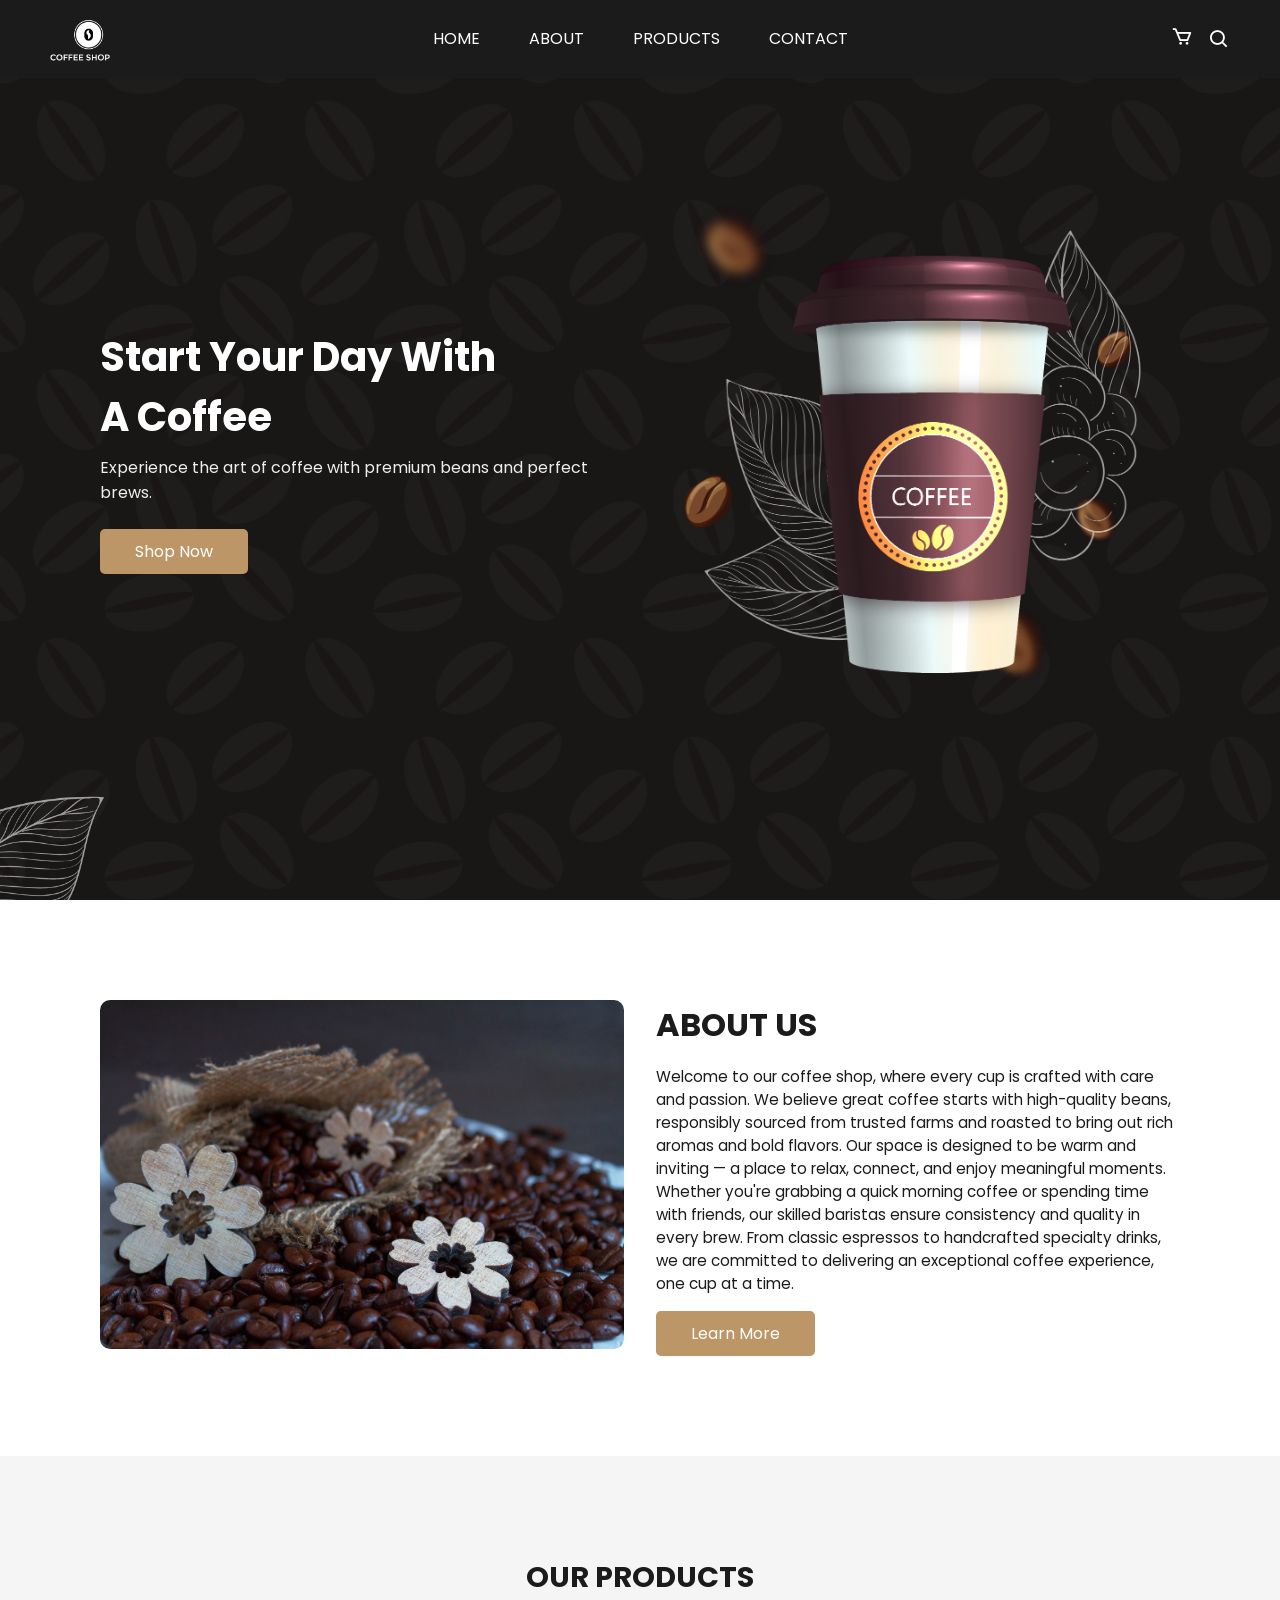
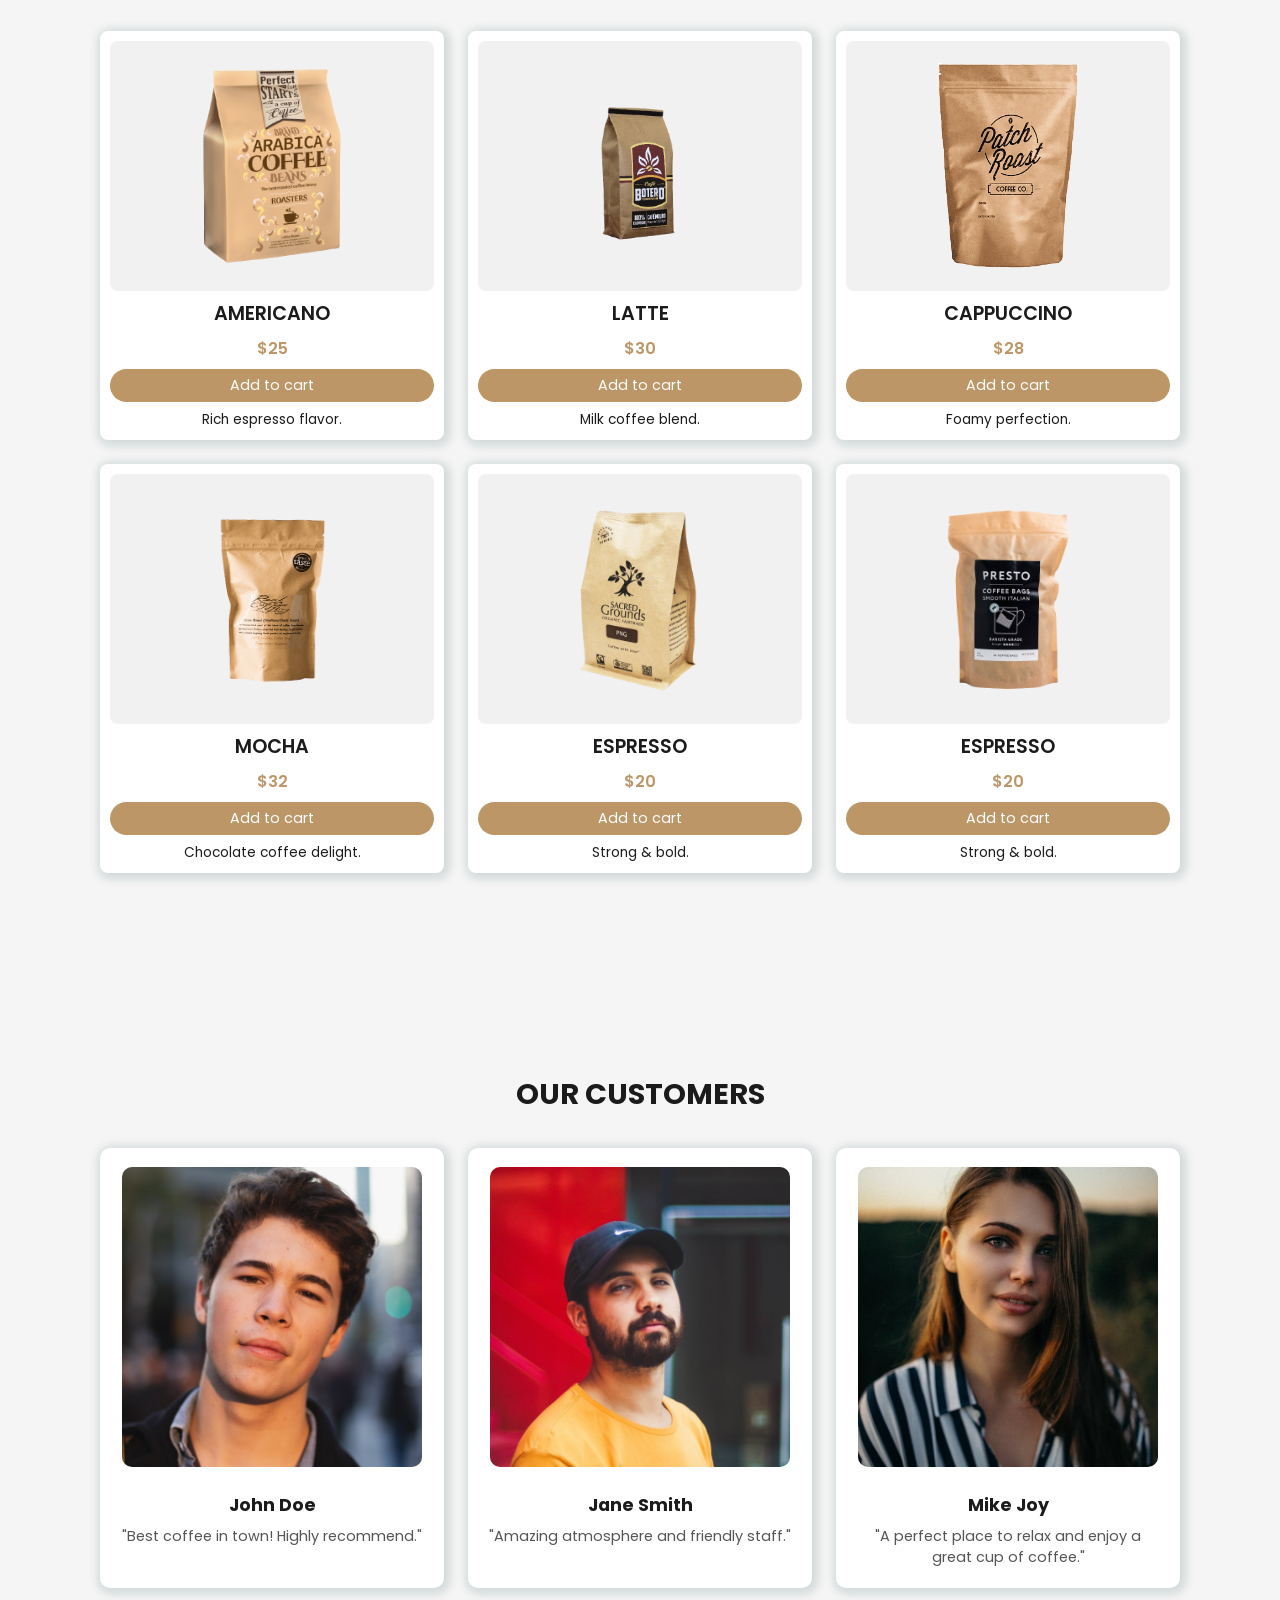
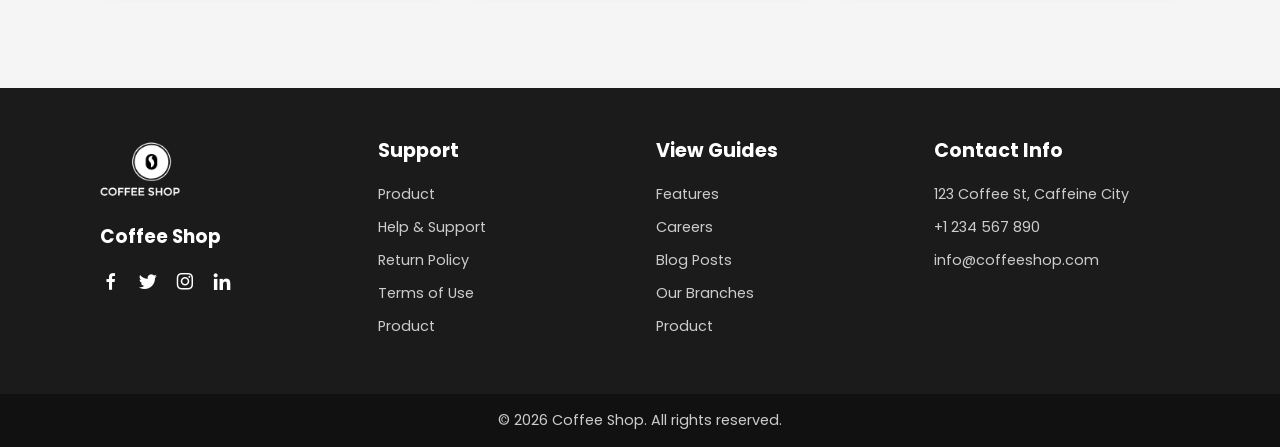
<file: coffee shop/index.html>
<!DOCTYPE html>
<html lang="en">
<head>
<meta charset="UTF-8">
<meta name="viewport" content="width=device-width, initial-scale=1.0">
<title>Coffee Shop</title>
<link rel="stylesheet" href="https://unpkg.com/boxicons@latest/css/boxicons.min.css">
<link href="https://fonts.googleapis.com/css2?family=Poppins:wght@200;300;400;500;600;700&display=swap" rel="stylesheet">
<style>
*{
    margin: 0;
    padding: 0;
    box-sizing: border-box;
    font-family: 'Poppins', sans-serif;
    list-style: none;
    text-decoration: none;
    scroll-behavior: smooth;
}
:root{
    --main-color:#bc9667;
    --second-color:#edeae3;
    --text-color:#1b1b1b;
    --bg-color:#fff;
    --box-shadow:2px 2px 10px 4px rgb(14 55 54 / 15%);
}
body{
    background: #f5f5f5;
    color: var(--text-color);
    padding-top:0px;
}
header{
    position: fixed;
    top: 0;
    left: 0;
    width: 100%;
    padding: 15px 50px;
    background: var(--text-color);
    display: flex;
    justify-content: space-between;
    align-items: center;
    z-index: 1000;
}
.logo img{
    width: 60px;
    display: block;
}
.navbar{
    display: flex;
    gap: 25px;
    align-items: center;
}
.navbar a{
    color: #fff;
    font-size: 1rem;
    text-transform: uppercase;
    padding: 8px 12px;
    display: block;
}
.navbar a:hover{
    background: var(--main-color);
    border-radius: 30px;
    transition: 0.3s;
}
.header-icon{
    display: flex;
    gap: 15px;
    align-items: center;
}
.header-icon i{
    color: #fff;
    font-size: 22px;
    cursor: pointer;
}
#menu-icon{
    display: none;
}
.search-box{
    position: absolute;
    top: -100%;
    left: 50%;
    transform: translateX(-50%);
    width: 100%;
    background: #fff;
    padding: 10px;
}
.search-box.active{
    top: 100%;
    box-shadow: var(--box-shadow);
}
.search-box input{
    width: 100%;
    padding: 15px;
    border: none;
    outline: none;
}
section{
    padding: 100px;
    scroll-margin-top: 90px;
}
.home {
    min-height: 100vh;
    background: url("bg.png") center/cover no-repeat;
    display: grid;
    grid-template-columns: repeat(auto-fit, minmax(17rem, 1fr));
    align-items: center;
    position: relative;
}
.home-text h1{
    font-size: 2.5rem;
    color: #fff;
}
.home-text p{
    color: #eee;
    margin: 0.5rem 0 1.5rem;
}
.home-img img{
    width: 100%;
}
.btn{
    padding: 10px 35px;
    background: var(--main-color);
    color: #fff;
    border-radius: 5px;
    display: inline-block;
}
.about{
    background: #fff;
    display: grid;
    grid-template-columns: repeat(auto-fit,minmax(20rem,1fr));
    gap: 2rem;
    align-items: center;
}
.about-img img{
    width: 100%;
    border-radius: 10px;
}
.about-text h2{
    font-size: 2rem;
    text-transform: uppercase;
}
.about-text p{
    margin: 1rem 0;
    font-size: 0.95rem;
}
.heading{
    text-align: center;
}
.heading h2{
    font-size: 1.8rem;
    text-transform: uppercase;
}
.products-containers{
    display: grid;
    grid-template-columns: repeat(auto-fit, minmax(280px,1fr));
    gap: 1.5rem;
    margin-top: 2rem;
}
.products-containers .box{
    background: #fff;
    padding: 1rem;
    border-radius: 10px;
    box-shadow: var(--box-shadow);
    text-align: center;
}
.products-containers img{
    width: 100%;
}
.box h3{
    margin: 0.5rem 0;
}
.box span{
    font-weight: 600;
    color: var(--main-color);
}
.box a{
    display: inline-block;
    margin: 0.5rem 0;
    padding: 6px 15px;
    background: var(--main-color);
    color: #fff;
    border-radius: 20px;
    font-size: 0.9rem;
}
.box p{
    font-size: 0.85rem;
}
.products-containers{
    display: grid;
    grid-template-columns: repeat(3, 1fr);
    gap: 1.5rem;
    margin-top: 2rem;
}
.products-containers .box{
    position: relative;
    padding: 10px;
    display: flex;
    flex-direction: column;
    justify-content: center;
    border-radius: 0.5rem;
    box-shadow: var(--box-shadow);
}
.products-containers .box:hover{
    transform: translateY(-10px);
    transition: 0.3s ease-in-out;
}
.products-containers .box img{
    width: 100%;
    height: 250px;
    object-fit:contain;
    object-position: center;
    padding: 20px;
    background: #f1f1f1;
    border-radius: 0.5rem;
}
.products-containers .box h3{
    font-size: 1.2rem;
    font-weight: 600;
    text-transform: uppercase;
    margin: 0.5rem 0 0.5rem;
}
.customers-img{
    width: 300px;
    height: 300px;
    object-fit: cover;
    border-radius: 10px;
    margin-bottom: 10px;
}
.customers-container{
    display: grid;
    grid-template-columns: repeat(3, 1fr);
    gap: 1.5rem;
    margin-top: 2rem;
}
.customers-container .box{
    padding: 20px;
    box-shadow:var(--box-shadow);
    border-radius:0.5rem;
    text-align: center;
}
.customers .box{
    background: #fff;
    padding: 1.2rem;
    border-radius: 10px;
    box-shadow: var(--box-shadow);
    text-align: center;
    transition: 0.3s ease;
}
.customers .box:hover{
    transform: translateY(-8px);
}
.customers .box h3{
    margin: 0.5rem 0;
    font-size: 1.1rem;
}
.customers .box p{
    font-size: 0.9rem;
    color: #555;
}
.footer{
    display: grid;
    grid-template-columns: repeat(auto-fit, minmax(240px, 1fr));
    gap: 2rem;
    background: var(--text-color);
    padding: 3rem 100px;
}
.footer-box h2{
    font-size: 1.2rem;
    color: #fff;
    margin-bottom: 1rem;
}
.footer-box p{
    color: #ccc;
    font-size: 0.9rem;
    line-height: 1.6;
}
.footer-box li{
    margin: 0.5rem 0;
}
.footer-box li a{
    color: #ccc;
    font-size: 0.9rem;
    transition: 0.3s;
}
.footer-box li a:hover{
    color: var(--main-color);
    padding-left: 5px;
}
.social-icons{
    display: flex;
    gap: 15px;
    margin-top: 1rem;
}
.social-icons a{
    font-size: 22px;
    color: #fff;
    transition: 0.3s;
}
.social-icons a:hover{
    color: var(--main-color);
    transform: translateY(-3px);
}
.copyright{
    text-align: center;
    background: #111;
    color: #ccc;
    padding: 1rem;
    font-size: 0.9rem;
}
#contact{
    padding: 0;
    margin: 0;
    height: 0;
}
.footer-logo{
    width: 80px;
    margin-bottom: 1rem;
}
.footer-box h3{
    color: #fff;
    margin-bottom: 1rem;
}
@media (max-width: 768px) {
    header{
        padding: 15px 20px;
        flex-direction: row;
        align-items: center;
        justify-content: space-between;
    }

    .logo{
        margin-bottom: 0;
    }
    .navbar{
        position: fixed;
        top: 80px;
        left: -100%;
        width: 100%;
        flex-direction: column;
        align-items: stretch;
        gap: 0;
        background: var(--text-color);
        transition: 0.3s;
        padding: 20px;
        z-index: 999;
    }
    .navbar.active{
        left: 0;
    }
    .navbar a{
        width: 100%;
        padding: 15px;
        background: #222;
        border-radius: 8px;
        text-align: center;
        margin-bottom: 10px;
    }
    .navbar a:hover{
        background: var(--main-color);
    }
    .header-icon{
        width: auto;
        justify-content: flex-end;
        margin-top: 0;
        gap: 20px;
    }

    #menu-icon{
        display: block;
        color: #fff;
        font-size: 28px;
        cursor: pointer;
    }

    #search-icon{
        display: none;
    }

    .search-box{
        display: none;
    }

    .search-box.active{
        display: none;
    }

    section{
        padding: 80px 20px;
    }

    .home{
        grid-template-columns: 1fr;
        text-align: center;
        gap: 1.5rem;
        padding-top: 100px;
    }

    .home-img{
        order: -1;
    }

    .about{
        grid-template-columns: 1fr;
        text-align: center;
    }

    .products-containers{
        grid-template-columns: 1fr;
    }

    .customers-container{
        grid-template-columns: 1fr;
    }

    .footer{
        grid-template-columns: 1fr;
        padding: 3rem 20px;
        text-align: center;
    }
    .social-icons{
        justify-content: center;
    }
}
</style>
</head>
<body>
<header>
    <a href="#" class="logo"><img src="logo.png"></a>
    <ul class="navbar">
        <li><a href="#home">Home</a></li>
        <li><a href="#about">About</a></li>
        <li><a href="#products">Products</a></li>
        <li><a href="#contact">Contact</a></li>
    </ul>
    <div class="header-icon">
        <a href="#products"><i class='bx bx-cart' ></i></a>
        <i class='bx bx-search' id="search-icon"></i>
        <i class='bx bx-menu' id="menu-icon"></i>
    </div>
    <div class="search-box">
        <input type="search" placeholder="Search here...">
    </div>
</header>
<section class="home" id="home">
    <div class="home-text">
        <h1>Start Your Day With <br> A Coffee</h1>
        <p>Experience the art of coffee with premium beans and perfect brews.</p>
        <a href="#products" class="btn">Shop Now</a>
    </div>
    <div class="home-img">
        <img src="main.png">
    </div>
</section>
<section class="about" id="about">
    <div class="about-img">
        <img src="about.jpg">
    </div>
    <div class="about-text">
        <h2>About Us</h2>
        <p>
            Welcome to our coffee shop, where every cup is crafted with care and passion. We believe great coffee starts with high-quality beans, responsibly sourced from trusted farms and roasted to bring out rich aromas and bold flavors. Our space is designed to be warm and inviting — a place to relax, connect, and enjoy meaningful moments. Whether you're grabbing a quick morning coffee or spending time with friends, our skilled baristas ensure consistency and quality in every brew. From classic espressos to handcrafted specialty drinks, we are committed to delivering an exceptional coffee experience, one cup at a time.
        </p>
        <a href="#" class="btn">Learn More</a>
    </div>
</section>
<section class="products" id="products">
    <div class="heading">
        <h2>Our Products</h2>
    </div>
    <div class="products-containers">
        <div class="box">
            <img src="p1.png" class="products-img">
            <h3>Americano</h3>
            <span>$25</span>
            <a href="#">Add to cart</a>
            <p>Rich espresso flavor.</p>
        </div>
        <div class="box">
            <img src="p2.png" class="products-img">
            <h3>Latte</h3>
            <span>$30</span>
            <a href="#">Add to cart</a>
            <p>Milk coffee blend.</p>
        </div>
        <div class="box">
            <img src="p3.png" class="products-img">
            <h3>Cappuccino</h3>
            <span>$28</span>
            <a href="#">Add to cart</a>
            <p>Foamy perfection.</p>
        </div>
        <div class="box">
            <img src="p4.png" class="products-img">
            <h3>Mocha</h3>
            <span>$32</span>
            <a href="#">Add to cart</a>
            <p>Chocolate coffee delight.</p>
        </div>
        <div class="box">
            <img src="p5.png" class="products-img">
            <h3>Espresso</h3>
            <span>$20</span>
            <a href="#">Add to cart</a>
            <p>Strong & bold.</p>
        </div>
        <div class="box">
            <img src="p6.png" class="products-img">
            <h3>Espresso</h3>
            <span>$20</span>
            <a href="#">Add to cart</a>
            <p>Strong & bold.</p>
        </div>
    </div>
</section>
<section class="customers" id="customers">
    <div class="heading">
        <h2>Our Customers</h2>
    </div>
    <div class="customers-container">
        <div class="box">
            <img src="rev1.jpg" class="customers-img">
            <h3>John Doe</h3>
            <p>"Best coffee in town! Highly recommend."</p>
        </div>
        <div class="box">
            <img src="rev2.jpg" class="customers-img">
            <h3>Jane Smith</h3>
            <p>"Amazing atmosphere and friendly staff."</p>
        </div>
        <div class="box">
            <img src="rev3.jpg" class="customers-img">
            <h3>Mike Joy</h3>
            <p>"A perfect place to relax and enjoy a great cup of coffee."</p>
        </div>
    </div>
</section>

<section id="contact"></section>

<section class="footer">
    <div class="footer-box">
        <img src="logo.png" class="footer-logo">
        <h3>Coffee Shop</h3>
        <div class="social-icons">
            <a href="#"><i class='bx bxl-facebook'></i></a>
            <a href="#"><i class='bx bxl-twitter'></i></a>
            <a href="#"><i class='bx bxl-instagram'></i></a>
            <a href="#"><i class='bx bxl-linkedin'></i></a>
        </div>
    </div>
    <div class="footer-box">    
        <h2>Support</h2>
        <li><a href="#">Product</a></li>
        <li><a href="#">Help & Support</a></li>
        <li><a href="#">Return Policy</a></li>
        <li><a href="#">Terms of Use</a></li>
        <li><a href="#">Product</a></li>
    </div>
    <div class="footer-box">    
        <h2>View Guides</h2>
        <li><a href="#">Features</a></li>
        <li><a href="#">Careers</a></li>
        <li><a href="#">Blog Posts</a></li>
        <li><a href="#">Our Branches</a></li>
        <li><a href="#">Product</a></li>
    </div>
    <div class="footer-box">
        <h2>Contact Info</h2>
        <li><a href="#">123 Coffee St, Caffeine City</a></li>
        <li><a href="#">+1 234 567 890</a></li>
        <li><a href="#">info@coffeeshop.com</a></li>
    </div>
</section>
<div class="copyright">
    <p>&copy; 2026 Coffee Shop. All rights reserved.</p>
</div>
<script>
const search = document.querySelector('.search-box');
const searchIcon = document.querySelector('#search-icon');
const menuIcon = document.querySelector('#menu-icon');
const navbar = document.querySelector('.navbar');
searchIcon.onclick = () => { 
    search.classList.toggle('active'); 
};
menuIcon.onclick = () => {
    navbar.classList.toggle('active');
};
let header = document.querySelector('header');
window.addEventListener('scroll',function(){
    header.classList.toggle('shadow',window.scrollY>0);
});
window.onscroll = () => {
    search.classList.remove('active');
    navbar.classList.remove('active');
}
</script>
</body>
</html>
</file>
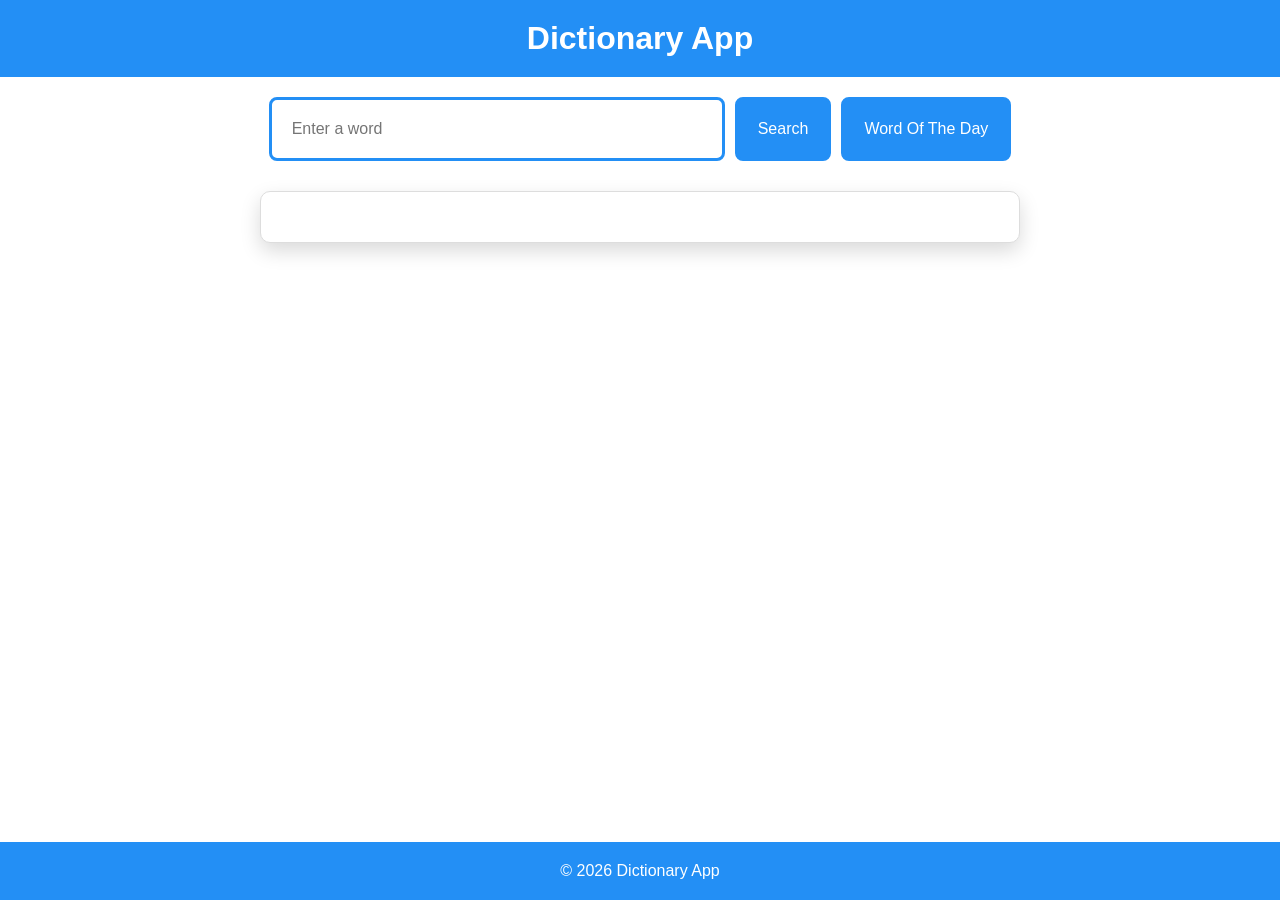
<file: dictionary app/index.html>
<!DOCTYPE html>
<html lang="en">
<head>
    <meta charset="UTF-8">
    <meta name="viewport" content="width=device-width, initial-scale=1.0">
    <title>Dictionary App</title>

<style>
    :root{
        --color:#238ff5;
        --bg-color:white;
        --padding:20px;
        --border-radius:8px;
    }

    *{
        margin: 0;
        padding: 0;
        box-sizing: border-box;
        font-family: Arial, sans-serif;
    }

    body{
        background-color: var(--bg-color);
        min-height: 100vh;
        display: flex;
        flex-direction: column;
    }

    .header, footer{
        background-color: var(--color);
        color: var(--bg-color);
        text-align: center;
        padding: var(--padding);
    }

    header nav h1{
        font-size: 2rem;
    }

    main{
        flex: 1;                 
        padding: var(--padding);
        max-width: 800px;
        margin: auto;
        width: 100%;
    }
    main form{
    display: flex;
    justify-content: center;
    align-items: center;
    gap: 10px;              
    flex-wrap: wrap;        
}

    form input[type=text],
form button[type=submit],
button[type=button] {
    border:var(--color) 3px solid;
    font-size: 16px;
    font-weight: 500;
    border-radius: var(--border-radius);
    padding: var(--padding);
}
form input[type=text] {
    width: 60%;
    min-width: 250px;
}


form button[type=submit],
button[type=button] {
    background-color: var(--color);
    color: var(--bg-color);
    cursor: pointer;
}


    .result{
        margin-top: 30px;
        padding: 25px;
        border-radius: 10px;
        background-color: #fff;
        border: 1px solid #ddd;
        box-shadow: 0 8px 20px rgba(0, 0, 0, 0.15);
        line-height: 1.8;
    }

    .result p{
        margin: 10px 0;
    }

    .result strong{
        display: inline-block;
        width: 140px;
    }
    
</style>
</head>
<body>
<header class="header">
    <nav>
        <h1>Dictionary App</h1>
    </nav>
</header>
<main>
    <form>
        <input type="text" placeholder="Enter a word">
        <button type="submit">Search</button>
        <button type="button" id="wordDayBtn">Word Of The Day</button>
    </form>
    <div class="result"></div>
</main>
<footer>
    <p>&copy; 2026 Dictionary App</p>
</footer>
<script>
const form = document.querySelector("form"); 
const result = document.querySelector(".result"); 
form.addEventListener('submit', (e) => {
    e.preventDefault();
    getWordInfo(form.elements[0].value);
});
const wordList = [
  "hope",
  "learn",
  "focus",
  "peace",
  "trust",
  "confidence",
  "growth",
  "patience",
  "success",
  "balance",
  "knowledge",
  "discipline",
  "creativity",
  "respect",
  "truth",
  "courage",
  "wisdom",
  "progress",
  "clarity",
  "purpose",
  "strength",
  "determination",
  "responsibility",
  "consistency",
  "adaptability",
  "innovation",
  "perseverance",
  "integrity",
  "efficiency",
  "resilience"
];
const getWordOfTheDay = () => {
    const today = new Date().getDate();
    return wordList[today % wordList.length];
};
const getWordInfo = async (word) => {
    const response = await fetch(
        `https://api.dictionaryapi.dev/api/v2/entries/en/${word}`
    );
    const data = await response.json();
    let definitions = data[0].meanings[0].definitions[0];
    result.innerHTML = `
        <p><strong>Word:</strong> ${data[0].word}</p>
        <p><strong>Parts of Speech:</strong> ${data[0].meanings[0].partOfSpeech}</p>
        <p><strong>Meaning:</strong> ${definitions.definition ?? "Not Found"}</p>
        <p><strong>Example:</strong> ${definitions.example ?? "Not Found"}</p>
        <p><strong>Antonyms:</strong> <span class="antonyms"></span></p>
    `;
    const antonymSpan = document.querySelector(".antonyms");
    if (!definitions.antonyms || definitions.antonyms.length === 0) {
        antonymSpan.textContent = "Not Found";
    } else {
        for (let antonym of definitions.antonyms) {
            antonymSpan.textContent += antonym + ", ";
        }
    }
    console.log(data);
};
const wordDayBtn = document.querySelector("#wordDayBtn");
wordDayBtn.addEventListener("click", () => {
    getWordInfo(getWordOfTheDay());
});
</script>
</body>
</html>
</file>
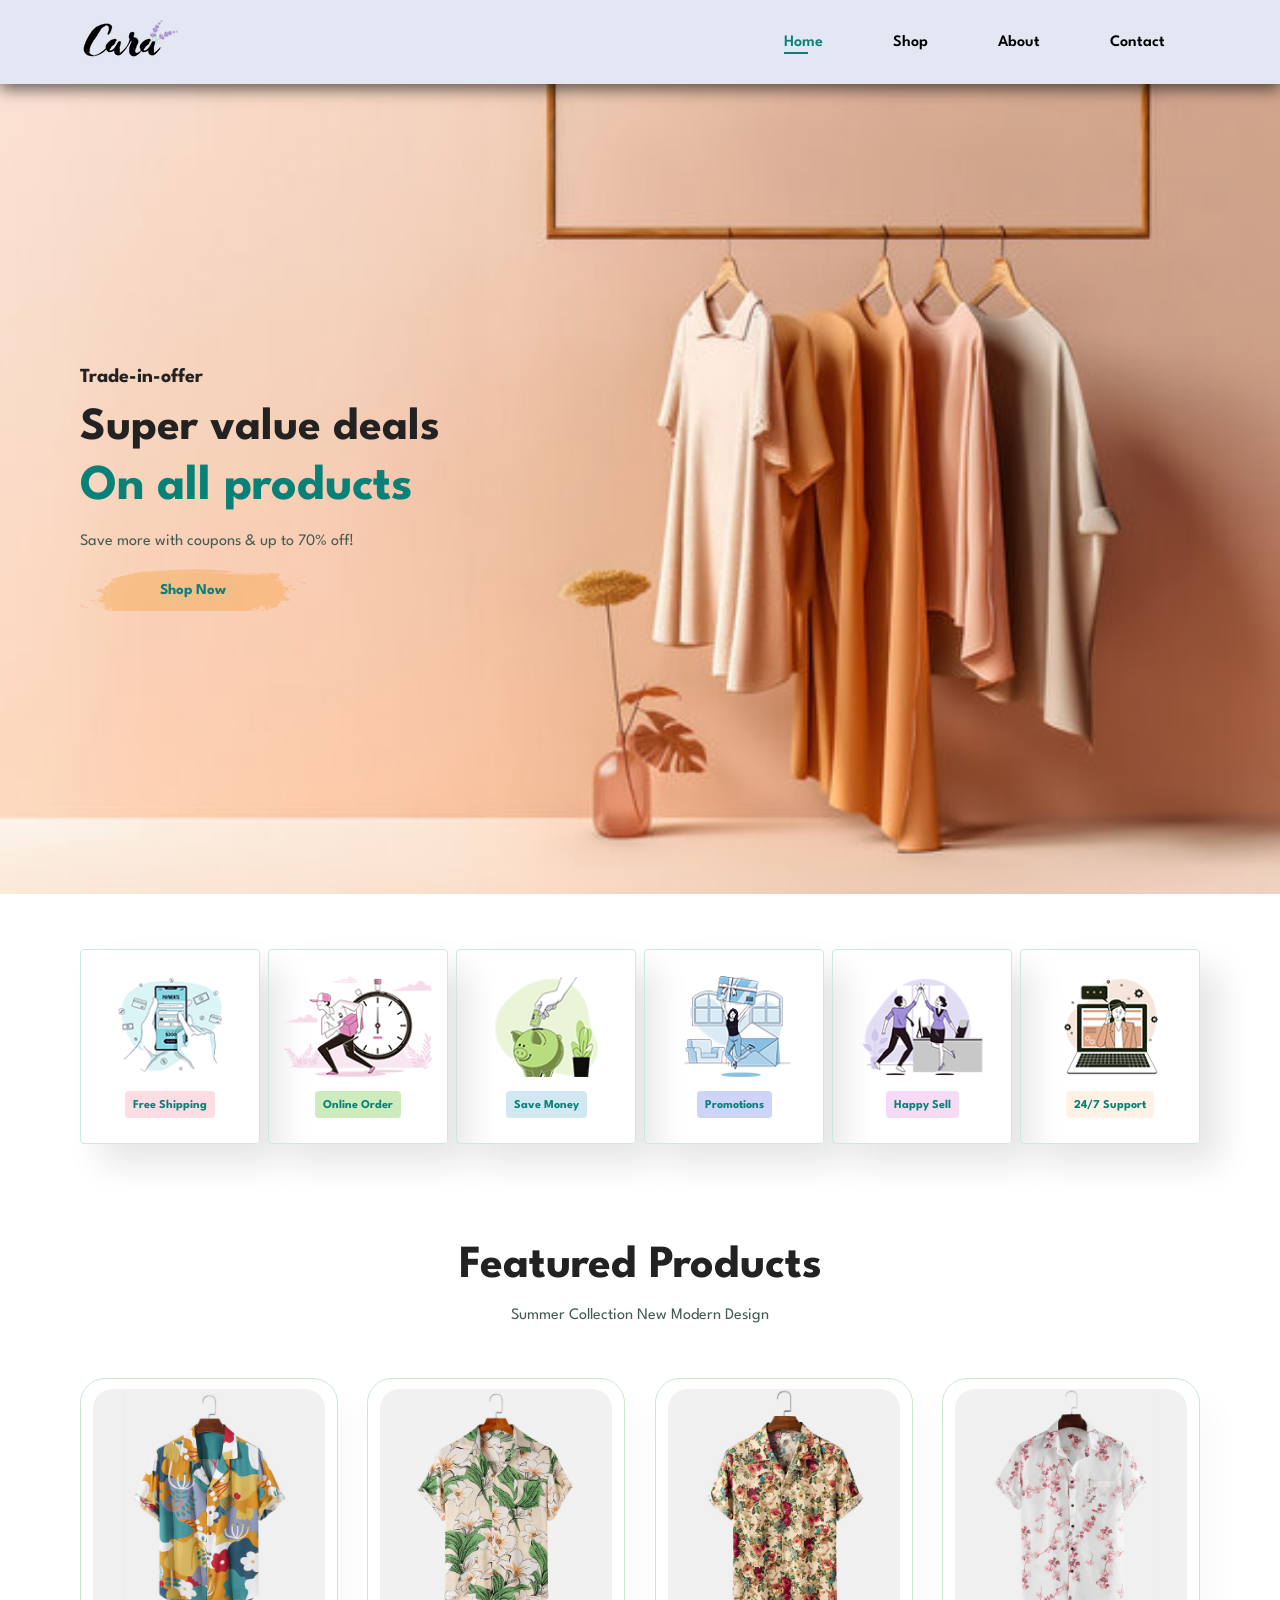
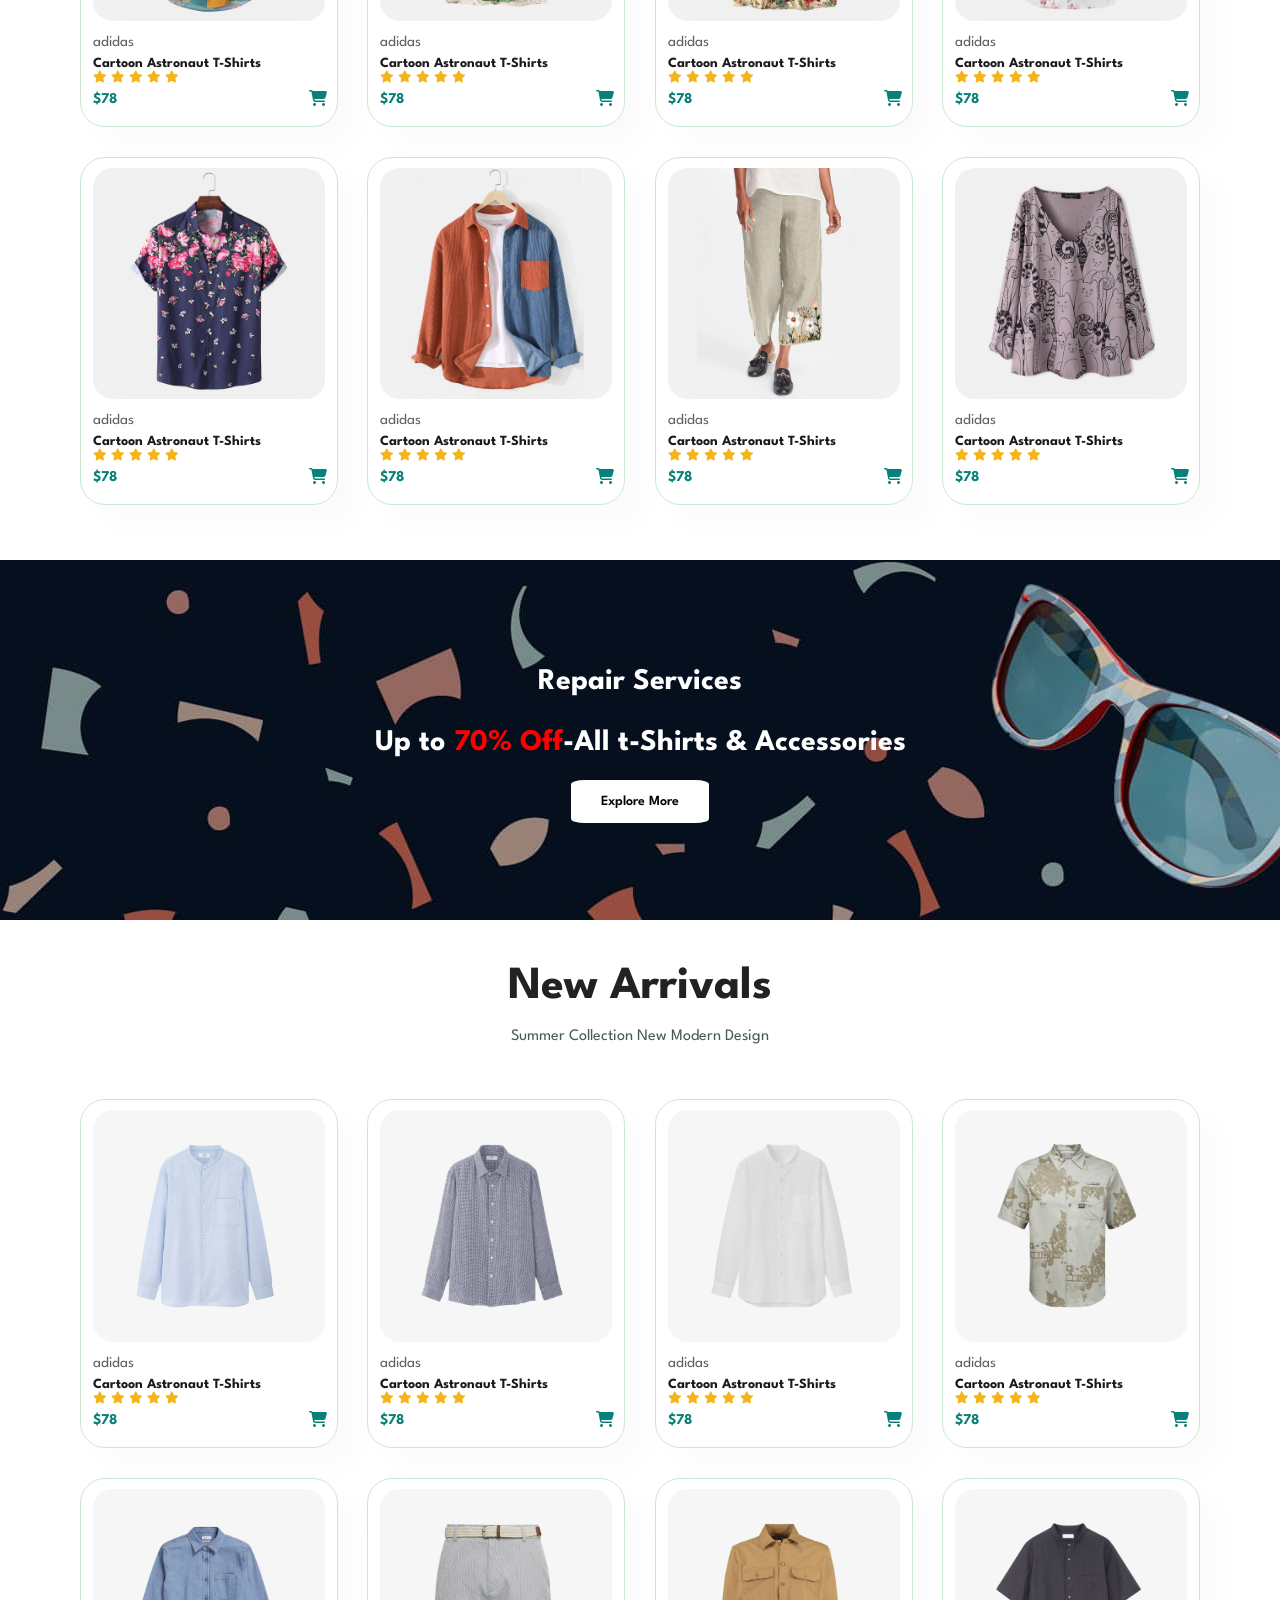
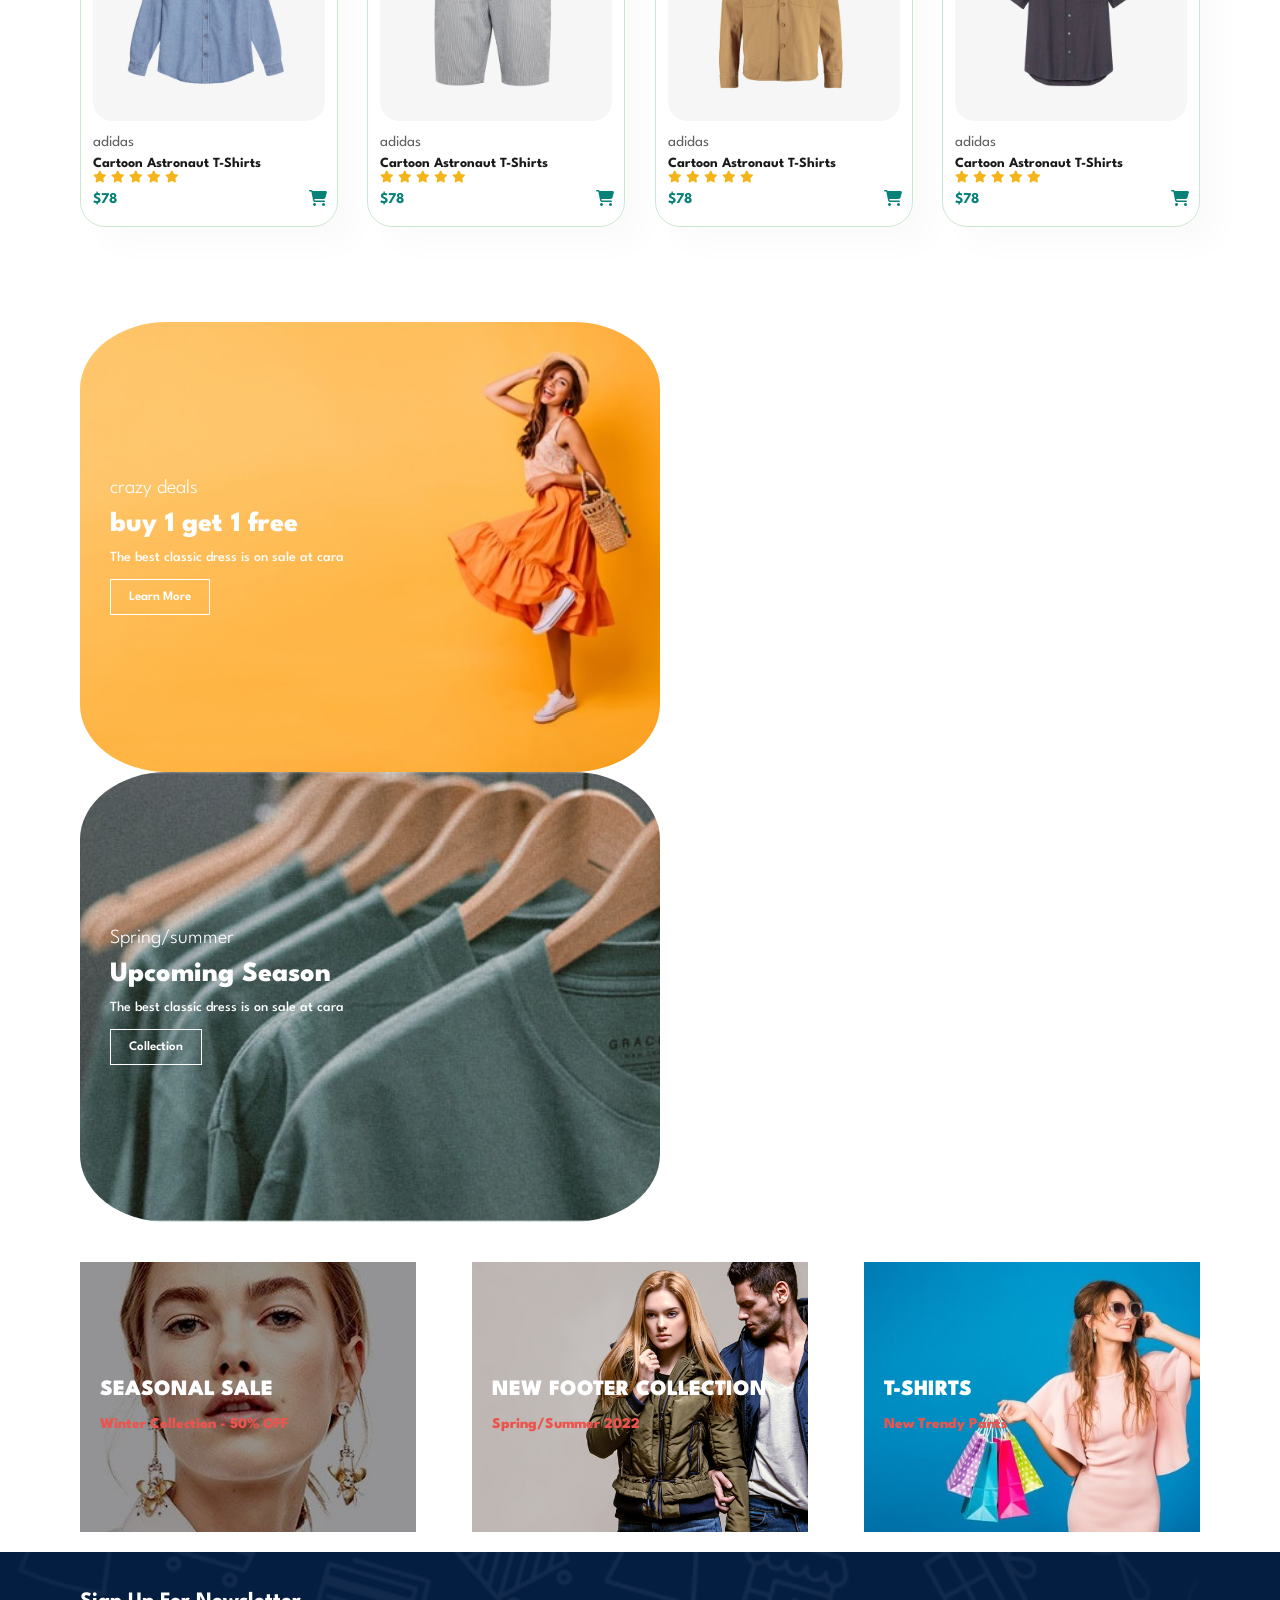
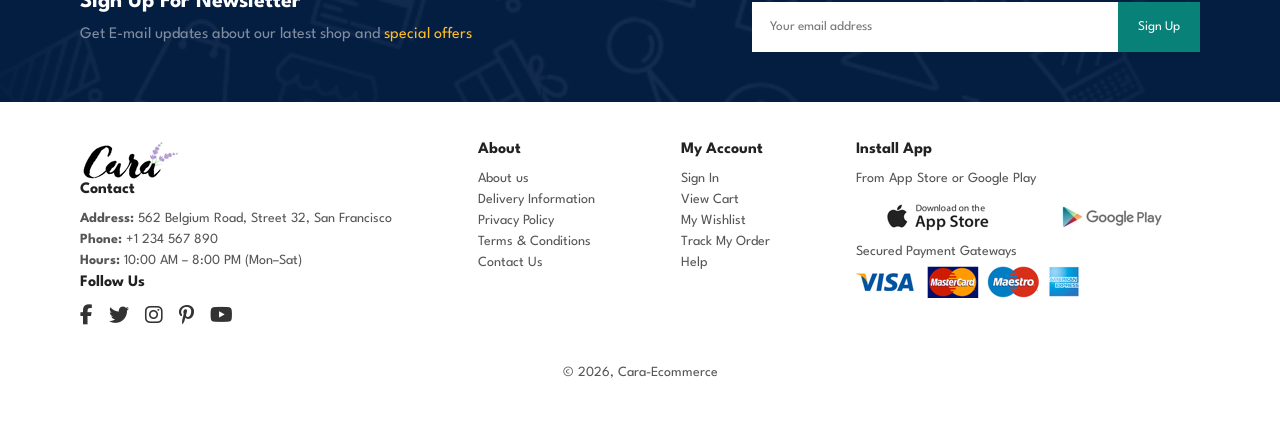
<file: Ecommerce website/index.html>
<!DOCTYPE html>
<html lang="en">
<head>
    <meta charset="UTF-8">
    <meta name="viewport" content="width=device-width, initial-scale=1.0">
    <title>Ecommerce</title>
    <link rel="stylesheet" href="style.css">
    <link rel="stylesheet" href="https://cdnjs.cloudflare.com/ajax/libs/font-awesome/6.4.2/css/all.min.css"/>
</head>
<body>
    <section id="header">
        <a href="#"><img src="logo.png"></a>
        <nav>
            <ul id="navbar">
                <li><a href="index.html" class="active">Home</a></li>
                <li><a href="#product1">Shop</a></li>
                <li><a href="#newsletter">About</a></li>
                <li><a href="#footer">Contact</a></li>
            </ul>
            <div id="mobile">
               <i id="bar" class="fas fa-bars"></i>
            </div>
    </section>
    <section id="hero">
      <h4>Trade-in-offer</h4>
      <h2>Super value deals</h2>  
      <h1>On all products</h1>
      <p>Save more with coupons & up to 70% off!</p>
      <button><a href="#product1">Shop Now</a></button>
    </section>
    <section id="features" class="section-p1">
      <div class="fe-box">
        <img src="features/f1.png" alt="">
        <h6>Free Shipping</h6>
      </div>
      <div class="fe-box">
        <img src="features/f2.png" alt="">
        <h6>Online Order</h6>
      </div>
      <div class="fe-box">
        <img src="features/f3.png" alt="">
        <h6>Save Money</h6>
      </div>
      <div class="fe-box">
        <img src="features/f4.png" alt="">
        <h6>Promotions</h6>
      </div>
      <div class="fe-box">
        <img src="features/f5.png" alt="">
        <h6>Happy Sell</h6>
      </div>
      <div class="fe-box">
        <img src="features/f6.png" alt="">
        <h6>24/7 Support</h6>
      </div>
      </section>
      <section id="product1"class="section-p1">
        <h2>Featured Products</h2>
        <p>Summer Collection New Modern Design</p>
        <div class="pro-container">
          <div class="pro">
            <img src="products/f1.jpg">
            <div class="des">
              <span>adidas</span>
              <h5>Cartoon Astronaut T-Shirts</h5>
              <div class="star">
                <i class="fas fa-star"></i>
                <i class="fas fa-star"></i>
                <i class="fas fa-star"></i>
                <i class="fas fa-star"></i>
                <i class="fas fa-star"></i>
              </div>
              <h4>$78</h4>
            </div>
           <a href="#"><i class="fa-solid fa-cart-shopping cart"></i></a>
          </div>
          <div class="pro">
            <img src="products/f2.jpg">
            <div class="des">
              <span>adidas</span>
              <h5>Cartoon Astronaut T-Shirts</h5>
              <div class="star">
                <i class="fas fa-star"></i>
                <i class="fas fa-star"></i>
                <i class="fas fa-star"></i>
                <i class="fas fa-star"></i>
                <i class="fas fa-star"></i>
              </div>
              <h4>$78</h4>
            </div>
           <a href="#"><i class="fa-solid fa-cart-shopping cart"></i></a>
          </div>
          <div class="pro">
            <img src="products/f3.jpg">
            <div class="des">
              <span>adidas</span>
              <h5>Cartoon Astronaut T-Shirts</h5>
              <div class="star">
                <i class="fas fa-star"></i>
                <i class="fas fa-star"></i>
                <i class="fas fa-star"></i>
                <i class="fas fa-star"></i>
                <i class="fas fa-star"></i>
              </div>
              <h4>$78</h4>
            </div>
           <a href="#"><i class="fa-solid fa-cart-shopping cart"></i></a>
          </div>
          <div class="pro">
            <img src="products/f4.jpg">
            <div class="des">
              <span>adidas</span>
              <h5>Cartoon Astronaut T-Shirts</h5>
              <div class="star">
                <i class="fas fa-star"></i>
                <i class="fas fa-star"></i>
                <i class="fas fa-star"></i>
                <i class="fas fa-star"></i>
                <i class="fas fa-star"></i>
              </div>
              <h4>$78</h4>
            </div>
           <a href="#"><i class="fa-solid fa-cart-shopping cart"></i></a>
          </div>
          <div class="pro">
            <img src="products/f5.jpg">
            <div class="des">
              <span>adidas</span>
              <h5>Cartoon Astronaut T-Shirts</h5>
              <div class="star">
                <i class="fas fa-star"></i>
                <i class="fas fa-star"></i>
                <i class="fas fa-star"></i>
                <i class="fas fa-star"></i>
                <i class="fas fa-star"></i>
              </div>
              <h4>$78</h4>
            </div>
           <a href="#"><i class="fa-solid fa-cart-shopping cart"></i></a>
          </div>
          <div class="pro">
            <img src="products/f6.jpg">
            <div class="des">
              <span>adidas</span>
              <h5>Cartoon Astronaut T-Shirts</h5>
              <div class="star">
                <i class="fas fa-star"></i>
                <i class="fas fa-star"></i>
                <i class="fas fa-star"></i>
                <i class="fas fa-star"></i>
                <i class="fas fa-star"></i>
              </div>
              <h4>$78</h4>
            </div>
           <a href="#"><i class="fa-solid fa-cart-shopping cart"></i></a>
          </div>
          <div class="pro">
            <img src="products/f7.jpg">
            <div class="des">
              <span>adidas</span>
              <h5>Cartoon Astronaut T-Shirts</h5>
              <div class="star">
                <i class="fas fa-star"></i>
                <i class="fas fa-star"></i>
                <i class="fas fa-star"></i>
                <i class="fas fa-star"></i>
                <i class="fas fa-star"></i>
              </div>
              <h4>$78</h4>
            </div>
           <a href="#"><i class="fa-solid fa-cart-shopping cart"></i></a>
          </div>
          <div class="pro">
            <img src="products/f8.jpg">
            <div class="des">
              <span>adidas</span>
              <h5>Cartoon Astronaut T-Shirts</h5>
              <div class="star">
                <i class="fas fa-star"></i>
                <i class="fas fa-star"></i>
                <i class="fas fa-star"></i>
                <i class="fas fa-star"></i>
                <i class="fas fa-star"></i>
              </div>
              <h4>$78</h4>
            </div>
           <a href="#"><i class="fa-solid fa-cart-shopping cart"></i></a>
          </div>
        </div>
      </section>
      <section id="banner" class="section-p1">
        <h4>Repair Services</h4>
        <h2>Up to <span>70% Off</span>-All t-Shirts & Accessories</h2>
        <button class="normal">Explore More</button>
      </section>
      <section id="product1"class="section-p1">
        <h2>New Arrivals</h2>
        <p>Summer Collection New Modern Design</p>
        <div class="pro-container">
          <div class="pro">
            <img src="products/n1.jpg">
            <div class="des">
              <span>adidas</span>
              <h5>Cartoon Astronaut T-Shirts</h5>
              <div class="star">
                <i class="fas fa-star"></i>
                <i class="fas fa-star"></i>
                <i class="fas fa-star"></i>
                <i class="fas fa-star"></i>
                <i class="fas fa-star"></i>
              </div>
              <h4>$78</h4>
            </div>
           <a href="#"><i class="fa-solid fa-cart-shopping cart"></i></a>
          </div>
          <div class="pro">
            <img src="products/n2.jpg">
            <div class="des">
              <span>adidas</span>
              <h5>Cartoon Astronaut T-Shirts</h5>
              <div class="star">
                <i class="fas fa-star"></i>
                <i class="fas fa-star"></i>
                <i class="fas fa-star"></i>
                <i class="fas fa-star"></i>
                <i class="fas fa-star"></i>
              </div>
              <h4>$78</h4>
            </div>
           <a href="#"><i class="fa-solid fa-cart-shopping cart"></i></a>
          </div>
          <div class="pro">
            <img src="products/n3.jpg">
            <div class="des">
              <span>adidas</span>
              <h5>Cartoon Astronaut T-Shirts</h5>
              <div class="star">
                <i class="fas fa-star"></i>
                <i class="fas fa-star"></i>
                <i class="fas fa-star"></i>
                <i class="fas fa-star"></i>
                <i class="fas fa-star"></i>
              </div>
              <h4>$78</h4>
            </div>
           <a href="#"><i class="fa-solid fa-cart-shopping cart"></i></a>
          </div>
          <div class="pro">
            <img src="products/n4.jpg">
            <div class="des">
              <span>adidas</span>
              <h5>Cartoon Astronaut T-Shirts</h5>
              <div class="star">
                <i class="fas fa-star"></i>
                <i class="fas fa-star"></i>
                <i class="fas fa-star"></i>
                <i class="fas fa-star"></i>
                <i class="fas fa-star"></i>
              </div>
              <h4>$78</h4>
            </div>
           <a href="#"><i class="fa-solid fa-cart-shopping cart"></i></a>
          </div>
          <div class="pro">
            <img src="products/n5.jpg">
            <div class="des">
              <span>adidas</span>
              <h5>Cartoon Astronaut T-Shirts</h5>
              <div class="star">
                <i class="fas fa-star"></i>
                <i class="fas fa-star"></i>
                <i class="fas fa-star"></i>
                <i class="fas fa-star"></i>
                <i class="fas fa-star"></i>
              </div>
              <h4>$78</h4>
            </div>
           <a href="#"><i class="fa-solid fa-cart-shopping cart"></i></a>
          </div>
          <div class="pro">
            <img src="products/n6.jpg">
            <div class="des">
              <span>adidas</span>
              <h5>Cartoon Astronaut T-Shirts</h5>
              <div class="star">
                <i class="fas fa-star"></i>
                <i class="fas fa-star"></i>
                <i class="fas fa-star"></i>
                <i class="fas fa-star"></i>
                <i class="fas fa-star"></i>
              </div>
              <h4>$78</h4>
            </div>
           <a href="#"><i class="fa-solid fa-cart-shopping cart"></i></a>
          </div>
          <div class="pro">
            <img src="products/n7.jpg">
            <div class="des">
              <span>adidas</span>
              <h5>Cartoon Astronaut T-Shirts</h5>
              <div class="star">
                <i class="fas fa-star"></i>
                <i class="fas fa-star"></i>
                <i class="fas fa-star"></i>
                <i class="fas fa-star"></i>
                <i class="fas fa-star"></i>
              </div>
              <h4>$78</h4>
            </div>
           <a href="#"><i class="fa-solid fa-cart-shopping cart"></i></a>
          </div>
          <div class="pro">
            <img src="products/n8.jpg">
            <div class="des">
              <span>adidas</span>
              <h5>Cartoon Astronaut T-Shirts</h5>
              <div class="star">
                <i class="fas fa-star"></i>
                <i class="fas fa-star"></i>
                <i class="fas fa-star"></i>
                <i class="fas fa-star"></i>
                <i class="fas fa-star"></i>
              </div>
              <h4>$78</h4>
            </div>
           <a href="#"><i class="fa-solid fa-cart-shopping cart"></i></a>
          </div>
        </div>
      </section>
      <section id="sm-banner"class="section-p1">
        <div class="banner-box">
          <h4>crazy deals</h4>
          <h2>buy 1 get 1 free</h2>
          <span>The best classic dress is on sale at cara</span>
          <button class="white">Learn More</button>
        </div>
        <div class="banner-box banner-box2">
          <h4>Spring/summer</h4>
          <h2>Upcoming Season</h2>
          <span>The best classic dress is on sale at cara</span>
          <button class="white">Collection</button>
        </div>
      </section>
      <section id="banner3">
  <div class="banner-box">
    <h2>SEASONAL SALE</h2>
    <h3>Winter Collection - 50% OFF</h3>
  </div>
  <div class="banner-box banner-box2">
    <h2>NEW FOOTER COLLECTION</h2>
    <h3>Spring/Summer 2022</h3>
  </div>
  <div class="banner-box banner-box3">
    <h2>T-SHIRTS</h2>
    <h3>New Trendy Pants</h3>
  </div>
      </section>
      <section id="newsletter">
        <div class="newstext">
        <h4>Sign Up For Newsletter</h4>
        <p>Get E-mail updates about our latest shop and <span>special offers</span></p>
        </div>
        <div class="form">
          <input type="text"placeholder="Your email address">
          <button>Sign Up</button>
        </div>
      </section>
      <footer id="footer" class="section-p1">
  <div class="col">
    <img src="logo.png" alt="">
    <h4>Contact</h4>
    <p><strong>Address:</strong> 562 Belgium Road, Street 32, San Francisco</p>
    <p><strong>Phone:</strong> +1 234 567 890</p>
    <p><strong>Hours:</strong> 10:00 AM – 8:00 PM (Mon–Sat)</p>

    <div class="follow">
      <h4>Follow Us</h4>
      <div class="icon">
        <i class="fab fa-facebook-f"></i>
        <i class="fab fa-twitter"></i>
        <i class="fab fa-instagram"></i>
        <i class="fab fa-pinterest-p"></i>
        <i class="fab fa-youtube"></i>
      </div>
    </div>
  </div>
  <div class="col">
    <h4>About</h4>
    <a href="#">About us</a>
    <a href="#">Delivery Information</a>
    <a href="#">Privacy Policy</a>
    <a href="#">Terms & Conditions</a>
    <a href="#">Contact Us</a>
  </div>
  <div class="col">
    <h4>My Account</h4>
    <a href="#">Sign In</a>
    <a href="#">View Cart</a>
    <a href="#">My Wishlist</a>
    <a href="#">Track My Order</a>
    <a href="#">Help</a>
  </div>

  <div class="col install">
    <h4>Install App</h4>
    <p>From App Store or Google Play</p>
    <div class="row">
      <img src="pay/app.jpg" alt="">
      <img src="pay/play.jpg" alt="">
    </div>
    <p>Secured Payment Gateways</p>
    <img src="pay/pay.png" alt="">
  </div>

  <div class="copyright">
    <p>&copy; 2026, Cara-Ecommerce</p>
  </div>

</footer>


</body>
<script>
  const mobile = document.getElementById("mobile");
  const navbar = document.getElementById("navbar");

  mobile.addEventListener("click", () => {
    navbar.classList.toggle("active");

    if (navbar.classList.contains("active")) {
      mobile.classList.remove("fa-bars");
      mobile.classList.add("fa-xmark");
    } else {
      mobile.classList.remove("fa-xmark");
      mobile.classList.add("fa-bars");
    }
  });
</script>


</html>
</file>
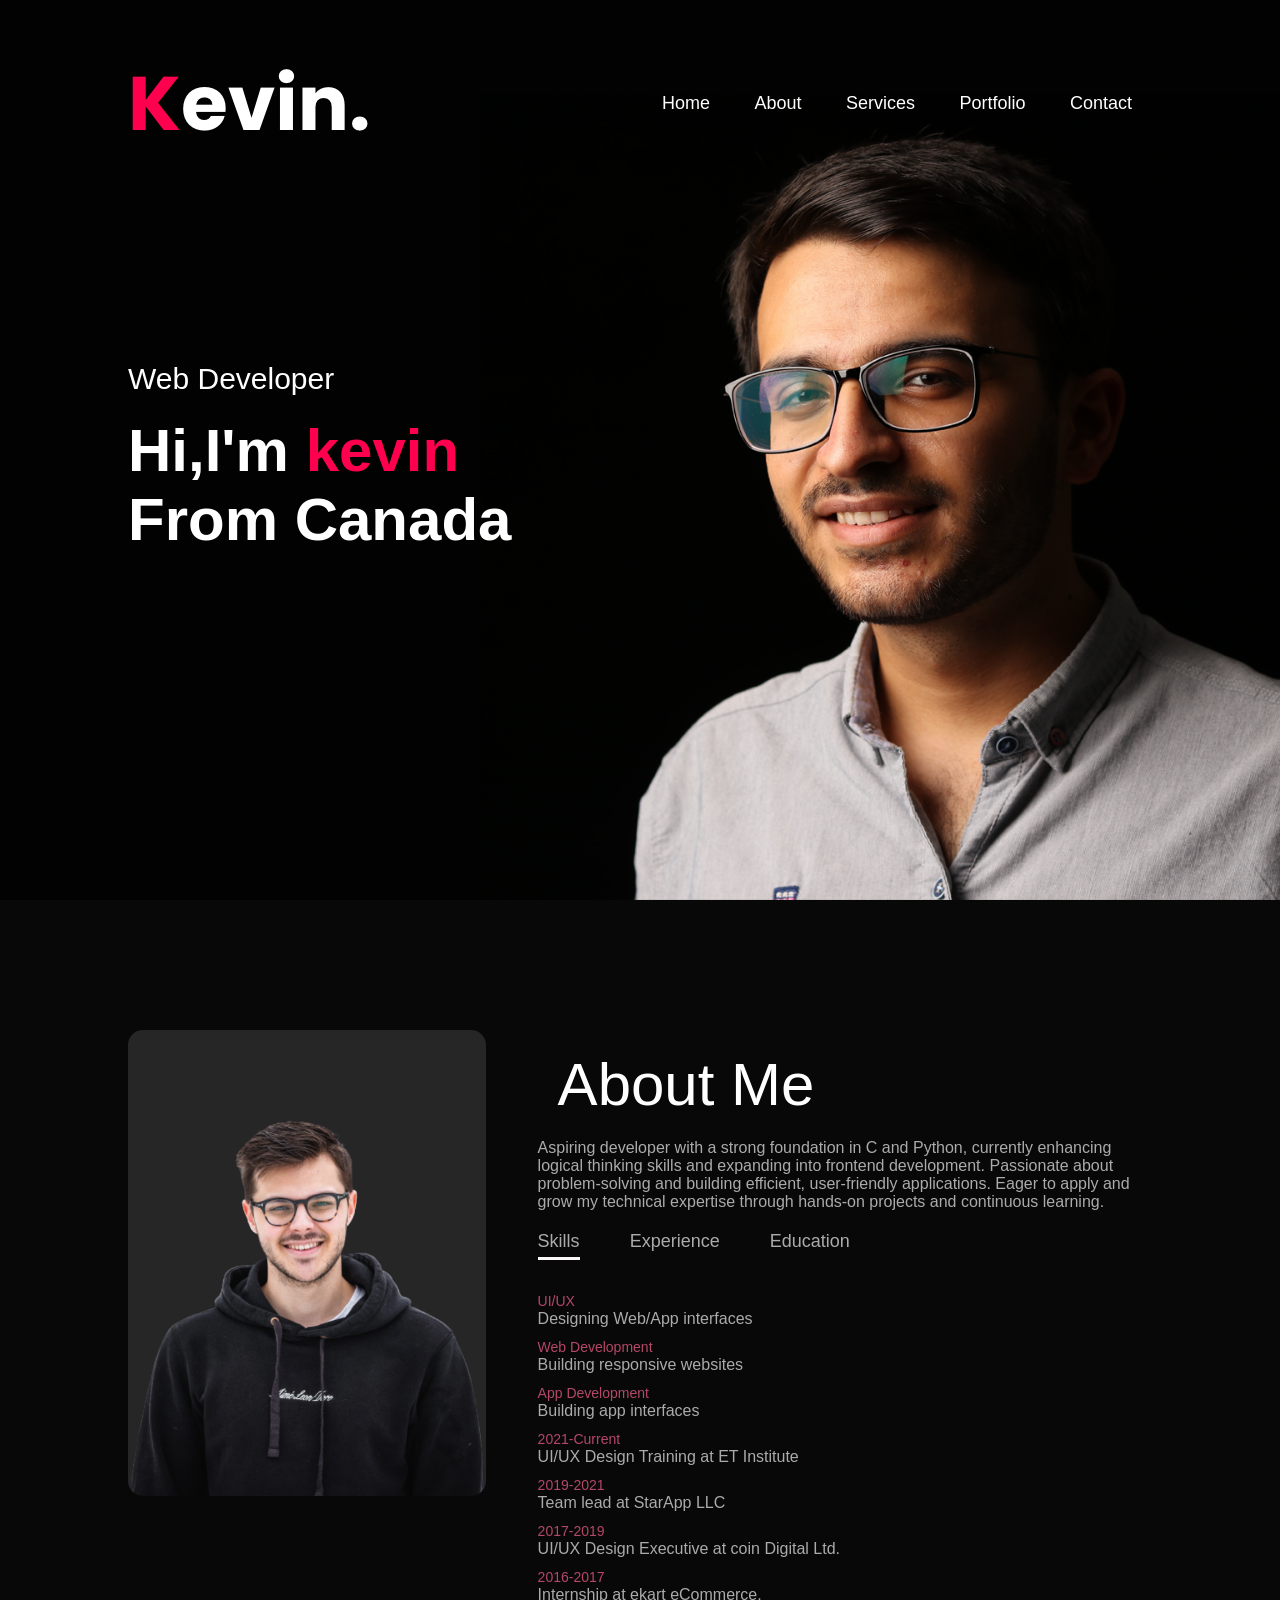
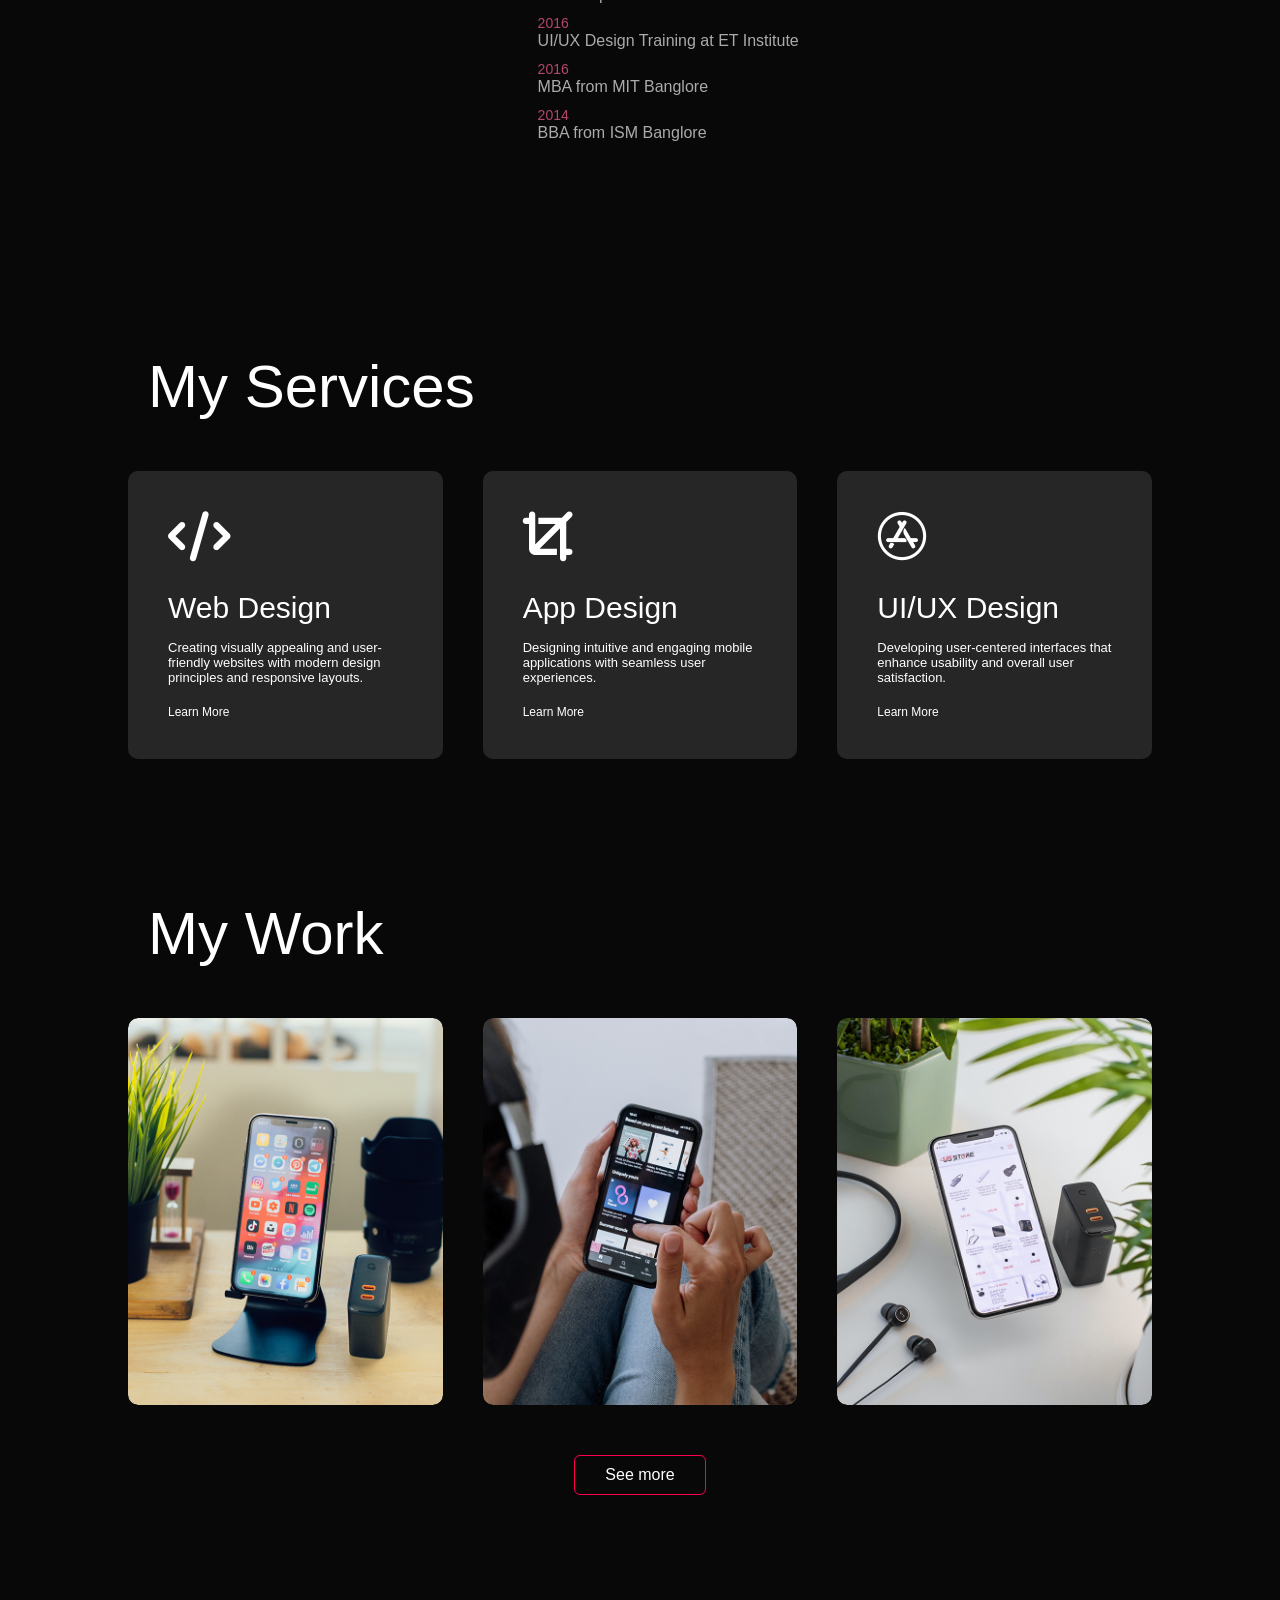
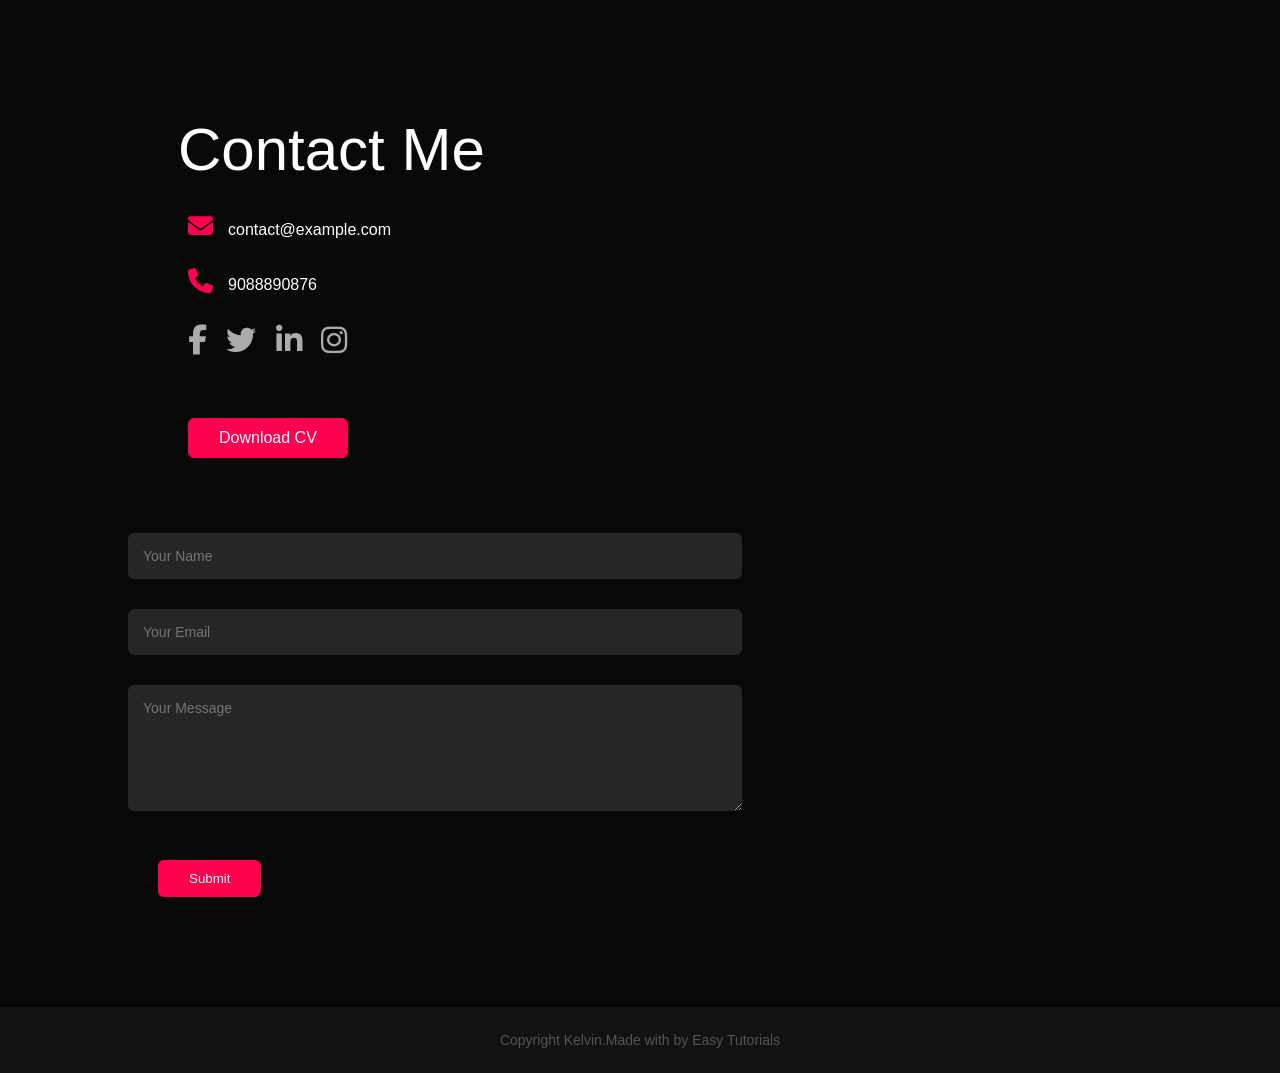
<file: portfolio/index.html>
<!DOCTYPE html>
<html lang="en">
<head>
    <meta charset="UTF-8">
    <meta name="viewport" content="width=device-width, initial-scale=1.0">
    <title>Portfolio</title>
    <link rel="stylesheet" href="https://cdnjs.cloudflare.com/ajax/libs/font-awesome/6.5.1/css/all.min.css">
    <style>
*{
    margin: 0;
    padding: 0;
    font-family:'poppins',sans-serif;
    box-sizing: border-box;
}
html{
    scroll-behavior: smooth;
}
body{
    background: #080808;
    color: #fff;
}
#header{
    width: 100%;
    height: 100vh;
    background-image: url(background.png);
    background-size: cover;
    background-position: center;
}
.container{
    padding: 50px 10%;
}
nav{
    display:flex;
    align-items: center;
    justify-content: space-between;
    flex-wrap: wrap;
}
.logo{
    width: 140px;
}
nav ul li{
    display: inline-block;
    list-style: none;
    margin: 10px 20px;
}
nav ul li a{
    color: #fff;
    text-decoration: none;
    font-size: 18px;
    position: relative;
    width: 100%;
}
nav ul li a::after{
    content: '';
    width:0%;
    height:3px;
    background:white;
    position: absolute;
    left:0;
    transition: 0.5s;
    bottom:-6px;
}
nav ul li a:hover::after
{
  width:100%;
}
.header-text{
    margin-top:20%;
    font-size: 30px;
}
.header-text h1{
    font-size: 60px;
    margin-top: 20px;
}
.header-text h1 span{
    color: #ff004f;
}
#about{
    padding: 80px 0;
    color: #ababab;
}
.row{
    display: flex;
    justify-content: space-between;
    flex-wrap: wrap;
}
.about-col-1{
    flex-basis: 35%;
}
.about-col-1 img{
    width: 100%;
    border-radius:15px;
}
.about-col-2{
    flex-basis: 60%;
    
}
.sub-title{
    font-size: 60px;
    font-weight: 400;
    color: #fff;
    margin: 20px;
}
.tab-titles{
    display: flex;
    margin: 20px 0 40px;
}
.tab-links{
    margin-right: 50px;
    font-size: 18px;
    font-weight: 500;
    cursor: pointer;
    position: relative;
}
.tab-links::after{
    content:' ';
    width: 0;
    height: 3px;
    background: #faf7f8;
    position: absolute;
    left:0;
    bottom: -8px;
    transition: 0.5s;
}
.tab-links.active-link::after{
    width: 100%;
}
.tab-contents ul li{
    list-style:none;
    margin: 10px 0;
}
.tab-contents ul li span{
    color: #b54769;
    font-size:14px;
}
.tab-contents{
    display: none;
}
.tab-contents.active-tab{
    display: block;
}
#sevices{
    padding: 30px 0;
}
.services-list{
    display:grid;
    grid-template-columns:repeat(auto-fit,minmax(250px,1fr));
    grid-gap:40px;
    margin-top:50px;
}
.services-list div{
    background: #262626;
    padding: 40px;
    font-size:13px;
    font-weight: 300;
    border-radius: 10px;
    transition:background 0.5s,transform 0.5s;
}
.services-list div i{
    font-size:50px;
    margin-bottom: 30px;
}
.services-list div h2{
    font-size: 30px;
    font-weight: 500;
    margin-bottom: 15px;
}
.services-list div a{
    text-decoration: none;
    color: #fff;
    font-size: 12px;
    margin-top: 20px;
    display: inline-block;
}
.services-list div:hover{
    background: #ff004f;
    transform: translateY(-10px);
}
#portfolio{
    padding: 20px 0;
}
.work-list{
    display:grid;
    grid-template-columns:repeat(auto-fit,minmax(250px,1fr));
    grid-gap:40px;
    margin-top:50px;
}
.work{
    overflow: hidden;
    border-radius: 10px;
    position: relative;
}
.work img{
    width: 100%;
    border-radius: 10px;
    display: block;
    transition: transform 0.5s;
}
.layer{
    width: 100%;
    height: 0%;
    background: linear-gradient(rgba(0,0,0,0.6),#ff004f);
    border-radius: 10px;
    position: absolute;
    left: 0;
    bottom: 0;
    overflow: hidden;
    display: flex;
    align-items: center;
    justify-content: center;
    flex-direction: column; 
    padding: 0 40px;
    text-align: center;
    transition: height 0.5s;
}
.layer h3{
    font-weight: 50px;
    margin-bottom: 20px;
}
.layer p{
    font-size: 14px;
    margin-bottom: 20px;
}
.layer a{
    margin-top: 20px;
    color:#ff004f;
    text-decoration: none;
    font-size: 18px;
    line-height: 60px;
    background: #fff;
    width: 60px;
    height: 60px;
    border-radius:50%;
    text-align: center;
}
.work:hover img{
    transform: scale(1.1);
}
.work:hover .layer{
    height: 100%;
}
.btn{
    display: block;
    width: fit-content;
    margin: 50px auto;
    border: 1px solid #ff004f;
    padding: 10px 30px;
    border-radius: 6px;
    text-decoration: none;
    color: #fff;
    transition: background 0.5s;
}
.btn:hover{
    background: #ff004f;
}
.contact-left{
    flex-basis: 35%;
    margin: 30px;
}
.contact-right{
    flex-basis: 60%;

}   
.contact-left p{
    margin: 30px;
}
.contact-left p i{
    margin-right: 15px;
    color: #ff004f;
    font-size: 25px;
}
.social-icons{
    margin: 30px;
    margin-right: 15px;

}
.social-icons a{
    text-decoration: none;
    color: #ababab;
    font-size: 30px;
    margin-right: 15px;
    display: inline-block;
    transition:transform 0.5s,color 0.5s;
}
.social-icons a:hover{
    color: #ff004f;
    transform:translateY(-5px);
}
.btn.btn2{
    display: inline-block;
    background:#ff004f;
    margin: 30px;
}
.contact-right form
{
    width: 100%;
}
form input,form textarea{
    width: 100%;
    border: 0;
    border-radius: 6px;
    padding: 15px;
    background: #262626;
    margin: 15px 0;
    color: #fff;
    font-size: 14px;
}
form btn2{
    padding: 14px 60px;
    border-radius: 6px;
    background: #ff004f;
    color: #fff;
    font-size: 18px;
    cursor: pointer;
    transition: background 0.5s;
    margin-top: 20px;
}
.copyright{
    text-align: center;
    padding: 25px 0;
    background: #121212;
    margin-top: 40px;
    font-size: 14px;
    color: #555;
}
nav i{
    display: none;
}
#msg{
    color:#61b752;
    margin-top: -10px;
    display: block;
}
.menu-icon,
.close-icon {
    display: none;
}

@media only screen and (max-width:600px) {
    #header{
        background-image:url(phone-background.png);

    }
    .header-text{
        margin-top:100%;
        font-size:16px;
    }
    .header-text h1{
        font-size:30px;
    }
    nav i {
        display: block;
        font-size: 25px;
        cursor: pointer;
    }
    nav ul{
        background: #ff004f;
        position: fixed;
        top: 0;
        right:-200px;
        width: 200px;
        height: 100vh;
        padding-top: 50px;
        z-index: 2;
        transition: right 0.5s;
    }
    nav ul li{
        display: block;
        margin: 30px 20px;
    }
    nav ul i{
        position: absolute;
        top:25px;
        left: 25px;
        cursor: pointer;
        transition: right 0.5s;
    }
    nav ul .fas{
        position:absolute;
        top: 25px;
        left: 25px;
        cursor: pointer;
    }
    .sub-title{
        font-size: 40px;
    }
    .about-col-1,.about-col-2,.contact-left,.contact-right{
        flex-basis: 100%;
        margin-bottom: 40px;
    }
    .tab-links{
        margin-right: 20px;
        font-size: 16px;
    }
    .menu-icon,
    .close-icon {
        display: block;
        font-size: 25px;
        cursor: pointer;
    }
     .close-icon {
        position: absolute;
        top: 25px;
        left: 25px;
    }
}
</style>
</head>
<body>
    <div id="header">
      <div class="container">
        <nav>
            <img src="logo.png" alt="logo">
            <ul id="sidemenu">
                <li><a href="#header">Home</a></li>
                <li><a href="#about">About</a></li>
                <li><a href="#services">Services</a></li>
                <li><a href="#portfolio">Portfolio</a></li>
                <li><a href="#contact">Contact</a></li>
               <i class="fa-regular fa-circle-xmark close-icon" onclick="closemenu()"></i>
            </ul>
           <i class="fa-solid fa-list menu-icon" onclick="openmenu()"></i>
        </nav>
        <div class="header-text">
            <p>Web Developer</p>
            <h1>Hi,I'm <span>kevin</span><br>From Canada</h1>
        </div>
      </div>  
</div>
<div id="about">
        <div class="container">
            <div class="row">
                <div class="about-col-1">
                    <img src="user.png" alt="user">
                </div>
                <div class="about-col-2">
                    <h1 class="sub-title">About Me</h1>
                    <P>Aspiring developer with a strong foundation in C and Python, currently enhancing logical thinking skills and expanding into frontend development. 
                       Passionate about problem-solving and building efficient, user-friendly applications. 
                      Eager to apply and grow my technical expertise through hands-on projects and continuous learning.
                    </P>
                    <div class="tab-titles">
                        <p class="tab-links active-link" onclick="opentab('skills')">Skills</p>
                        <p class="tab-links" onclick="opentab('experience')">Experience</p>
                        <p class="tab-links" onclick="opentab('education')">Education</p>
                    </div>
                    <div class="tab-contents active-tab" id="skills">
                        <ul>
                            <li><span>UI/UX</span><br>Designing Web/App interfaces</li>
                            <li><span>Web Development</span><br>Building responsive websites</li>
                            <li><span>App Development</span><br>Building app interfaces</li>
                        </ul>
                    </div>
                    <div class="tab-contents active-tab" id="experience">
                        <ul>
                            <li><span>2021-Current</span><br>UI/UX Design Training at ET Institute</li>
                            <li><span>2019-2021</span><br>Team lead at StarApp LLC</li>
                            <li><span>2017-2019</span><br>UI/UX Design Executive at coin Digital Ltd.</li>
                            <li><span>2016-2017</span><br>Internship at ekart eCommerce.</li>
                        </ul>
                    </div>
                    <div class="tab-contents active-tab" id="education">
                        <ul>
                            <li><span>2016</span><br>UI/UX Design Training at ET Institute</li>
                            <li><span>2016</span><br>MBA from MIT Banglore</li>
                            <li><span>2014</span><br>BBA from ISM Banglore</li>
                        </ul>
                    </div>
                    </div>
                </div>
            </div>
    </div>
</div>
<div id="services">
    <div class="container">
        <h1 class="sub-title">My Services</h1>
        <div class="services-list">
            <div>
                <i class="fa-solid fa-code"></i>
                <h2>Web Design</h2>
                <p>Creating visually appealing and user-friendly websites with modern design principles and responsive layouts.</p>
                <a href="#">Learn More</a>
            </div>
            <div>
                <i class="fa-solid fa-crop"></i>
                <h2>App Design</h2>
                <p>Designing intuitive and engaging mobile applications with seamless user experiences.</p>
                <a href="#">Learn More</a>
            </div>
            <div>
                <i class="fa-brands fa-app-store"></i>
                <h2>UI/UX Design</h2>
                <p>Developing user-centered interfaces that enhance usability and overall user satisfaction.</p>
                <a href="#">Learn More</a>
            </div>
        </div>
    </div>
</div>
<div id="portfolio">
   <div class="container">
     <h1 class="sub-title">My Work</h1>
     <div class="work-list">
        <div class="work img">
            <img src="work-1.png" alt="work1">
            <div class="layer">
                <h3>Social Media App</h3>
                <p>The app connects you to talented people around the world.Download it from play Store</p>
                <a href="#"><i class="fa-solid fa-arrow-up-right-from-square"></i></i></a>
            </div>
        </div>
        <div class="work img">
            <img src="work-2.png" alt="work2">
            <div class="layer">
                <h3>Music App</h3>
                <p>The app allows you to listen to music.Download it from play Store</p>
                <a href="#"><i class="fa-solid fa-arrow-up-right-from-square"></i></i></a>
            </div>
        </div>
        <div class="work img">
            <img src="work-3.png" alt="work3">
             <div class="layer">
                <h3>Online Shopping App</h3>
                <p>The app allows you to shop online.Download it from play Store</p>
                <a href="#"><i class="fa-solid fa-arrow-up-right-from-square"></i></i></a>
            </div>
        </div>
     </div>
     <a href="#" class="btn">See more</a>
   </div>
</div>
<div id="contact">
    <div class="container">
        <div class="row">
            <div class="contact-left">
                <h1 class="sub-title">Contact Me</h1>
                <p><i class="fa-solid fa-envelope"></i>contact@example.com</p>
                <p><i class="fa-solid fa-phone"></i>9088890876</p>
                <div class="social-icons">
                    <a href="#"><i class="fa-brands fa-facebook-f"></i></a>
                    <a href="#"><i class="fa-brands fa-twitter"></i></a>
                    <a href="#"><i class="fa-brands fa-linkedin-in"></i></a>
                    <a href="#"><i class="fa-brands fa-instagram"></i></a>
                </div>
            <a href="my-cv.pdf" download class="btn btn2">Download CV</a>
            </div>
            <div class="contact-right">
                <form name="submit-to-google-sheet">
                    <input type="text" name="Name" placeholder="Your Name" required>
                    <input type="email" name="Email" placeholder="Your Email" required>
                    <textarea name="Message" rows="6"placeholder="Your Message"></textarea>
                    <button type="submit" class="btn btn2">Submit</button>
                </form>
            <span id="msg"></span>
            </div>
        </div>
    </div>
    <div class="copyright">
        <p>Copyright Kelvin.Made with by Easy Tutorials</p>
    </div>
</div>
<script>
   var tablinks=document.getElementsByClassName("tab-links");
   var tabcontents=document.getElementsByClassName("tab-contents");
   function opentab(tabname){
       for(tablink of tablinks){
           tablink.classList.remove("active-link");
       }
       for(tabcontent of tabcontents){
           tabcontent.classList.remove("active-tab");
       }
       event.currentTarget.classList.add("active-link");
       document.getElementById(tabname).classList.add("active-tab")
   }
</script>
<script>
    var sidemenu=document.getElementById("sidemenu");
    function openmenu(){
        sidemenu.style.right="0";
    }
    function closemenu(){
        sidemenu.style.right="-200px";
    }
</script>
<script>
  const scriptURL = 'https://script.google.com/macros/s/AKfycbzT-gHNv0RpYaZVKs0eFMOuvKI_9EruOOxXwoj1HFdJIusKHbnDcmsYUp-3oB2TAN0pgw/exec'
  const form = document.forms['submit-to-google-sheet']
  const msg = document.getElementById("msg");
  form.addEventListener('submit', e => {
    e.preventDefault()
    fetch(scriptURL, { method: 'POST', body: new FormData(form)})
      .then(response => {
        msg.innerHTML = "Message sent successfully";
        setTimeout(function(){
            msg.innerHTML = "";
        },5000);
        form.reset();
      })
      .catch(error => console.error('Error!', error.message))
  })
</script>
</body>
</html>
</file>
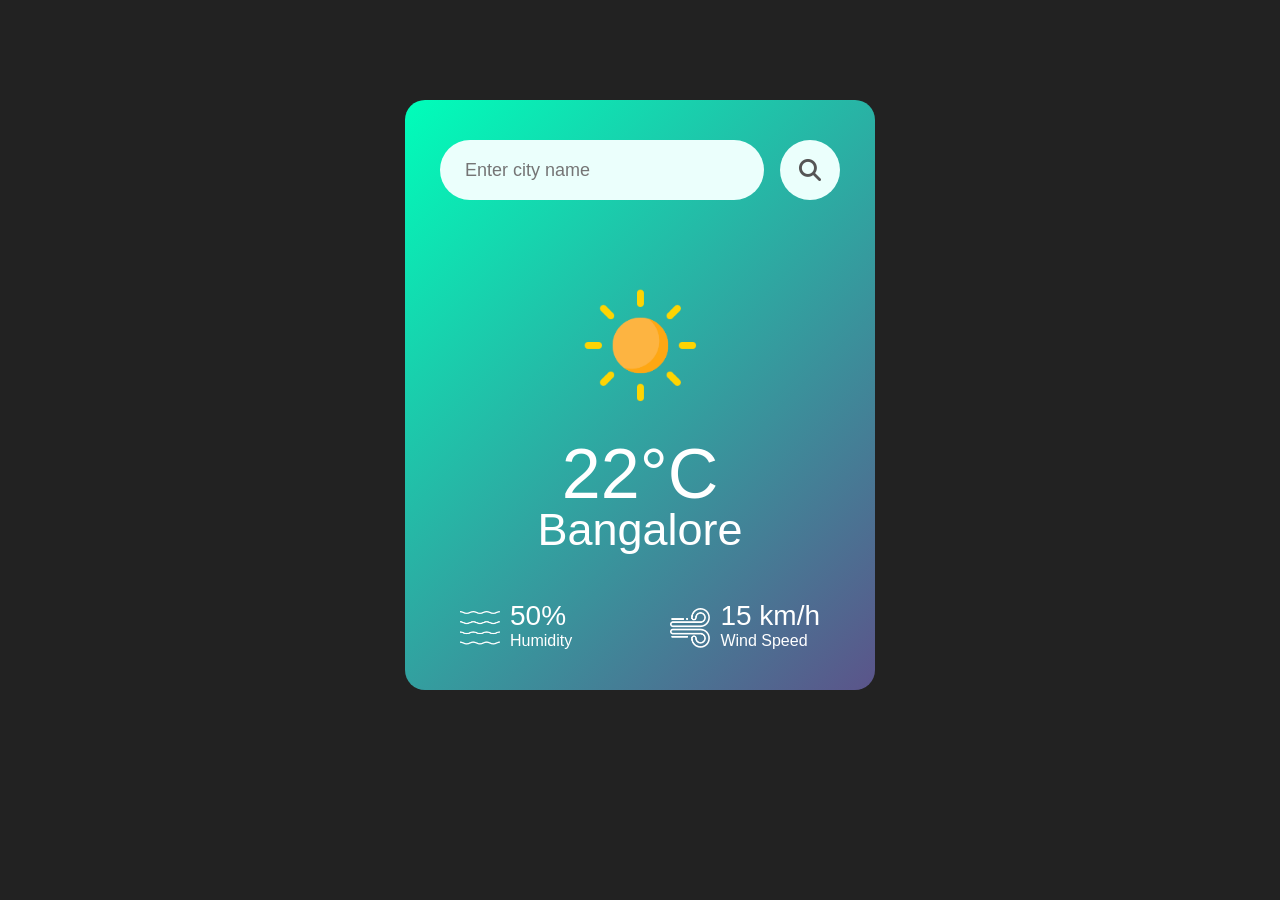
<file: Weather App/index.html>
<!DOCTYPE html>
<html lang="en">
<head>
    <meta charset="UTF-8">
    <meta name="viewport" content="width=device-width, initial-scale=1.0">
    <title>Weather</title>
    <link rel="stylesheet" href="https://cdnjs.cloudflare.com/ajax/libs/font-awesome/6.5.1/css/all.min.css">
    <style>
        *{
            margin: 0;
            padding: 0;
            box-sizing: border-box;
            font-family: 'Poppins', sans-serif;
        }
        body{
            background: #222;
        }
        .card{
            width: 90%;
            max-width: 470px;
            background: linear-gradient(135deg, #00feba, #5b548a);
            color: #fff;
            margin: 100px auto 0;
            border-radius: 20px;
            padding: 40px 35px;
            text-align: center;
        }
        .search{
            display: flex;
            align-items: center;
            justify-content: space-between;
        }
        .search input{
            border: 0;
            outline: 0;
            background: #ebfffc;
            color: #555;
            padding: 10px 25px;
            height: 60px;
            border-radius: 30px;
            flex: 1;
            margin-right: 16px;
            font-size: 18px;
        }
        .search button{
            border: 0;
            outline: 0;
            background: #ebfffc;
            border-radius: 50%;
            width: 60px;
            height: 60px;
            cursor: pointer;
        }
        .search button i{
            font-size: 22px;
            color: #555;
        }
        .error{
            text-align: left;
            margin-left: 10px;
            font-size: 14px;
            margin-top: 10px;
            display: none;
        }
        .weather{
            margin-top: 30px;
        }
        .weather-icon{
            width: 170px;
            margin-top: 30px;
        }
        .weather h1{
            font-size: 70px;
            font-weight: 500;
        }
        .weather h2{
            font-size: 45px;
            font-weight: 400;
            margin-top: -10px;
        }
        .details{
            display: flex;
            justify-content: space-between;
            align-items: center;
            margin-top: 50px;
            padding: 0 20px;
        }
        .col{
            display: flex;
            align-items: center;
            text-align: left;
        }
        .col img{
            width: 40px;
            margin-right: 10px;
        }
        .humidity, .wind{
            font-size: 28px;
            margin-top: -6px;
        }
        @media (max-width: 500px) {
        .temp {
            font-size: 50px;
        }
        .city {
            font-size: 25px;
        }
        .details {
            flex-direction: column;
            gap: 15px;
        }
        .col img {
            width: 25px;
        }
        .humidity,
        .wind {
            font-size: 18px;
        }
        .search input {
            padding: 10px 15px;
            font-size: 18px;
        }
        .search button {
            width: 45px;
            height: 45px;
            border-radius: 50%;
        }
    }
</style>
</head>
<body>
<div class="card">
    <div class="search">
        <input type="text" placeholder="Enter city name" spellcheck="false">
        <button><i class="fa-solid fa-magnifying-glass"></i></button>
    </div>
    <div class="error">
        <p>Invalid city name</p>
    </div>
    <div class="weather">
        <img src="clear.png" class="weather-icon">
        <h1 class="temp">22°C</h1>
        <h2 class="city">Bangalore</h2>
        <div class="details">
            <div class="col">
                <img src="humidity.png">
                <div>
                    <p class="humidity">50%</p>
                    <p>Humidity</p>
                </div>
            </div>
            <div class="col">
                <img src="wind.png">
                <div>
                    <p class="wind">15 km/h</p>
                    <p>Wind Speed</p>
                </div>
            </div>
        </div>
    </div>
</div>
<script>
    const apiKey = "64cf2288907c796c4628cc3da153ed4e";
    const apiUrl = "https://api.openweathermap.org/data/2.5/weather?units=metric&q=";
    const searchBox = document.querySelector(".search input");
    const searchBtn = document.querySelector(".search button");
    const weatherIcon = document.querySelector(".weather-icon");
    async function checkWeather(city) {
        const response = await fetch(apiUrl + city + `&appid=${apiKey}`);
        const data = await response.json();
        if (data.cod === "404") {
            document.querySelector(".error").style.display = "block";
            document.querySelector(".weather").style.display = "none";
            return;
        }
        document.querySelector(".error").style.display = "none";
        document.querySelector(".weather").style.display = "block";
        document.querySelector(".city").innerHTML = data.name;
        document.querySelector(".temp").innerHTML = Math.round(data.main.temp) + "°C";
        document.querySelector(".humidity").innerHTML = data.main.humidity + "%";
        document.querySelector(".wind").innerHTML = data.wind.speed + " km/h";
        if (data.weather[0].main === "Clouds") {
            weatherIcon.src = "clouds.png";
            weatherIcon.alt="Clouds";
        } else if (data.weather[0].main === "Clear") {
            weatherIcon.src = "clear.png";
            weatherIcon.alt="Clear";
        }    
        else if (data.weather[0].main === "Rain") {
            weatherIcon.src = "rain.png";
            weatherIcon.alt="Rain";
        } else if (data.weather[0].main === "Drizzle") {
            weatherIcon.src = "drizzle.png";
            weatherIcon.alt="Drizzle";
        } else if (data.weather[0].main === "Mist") {
            weatherIcon.src = "mist.png";   
            weatherIcon.alt="Mist";
        } else if (data.weather[0].main === "Snow") {
            weatherIcon.src = "snow.png";
            weatherIcon.alt="Snow";
        } else {
            weatherIcon.src = "clear.png";
            weatherIcon.alt="Clear";
        }
    }
    searchBtn.addEventListener("click", () => {
        checkWeather(searchBox.value);
    });
</script>
</body>
</html>
</file>
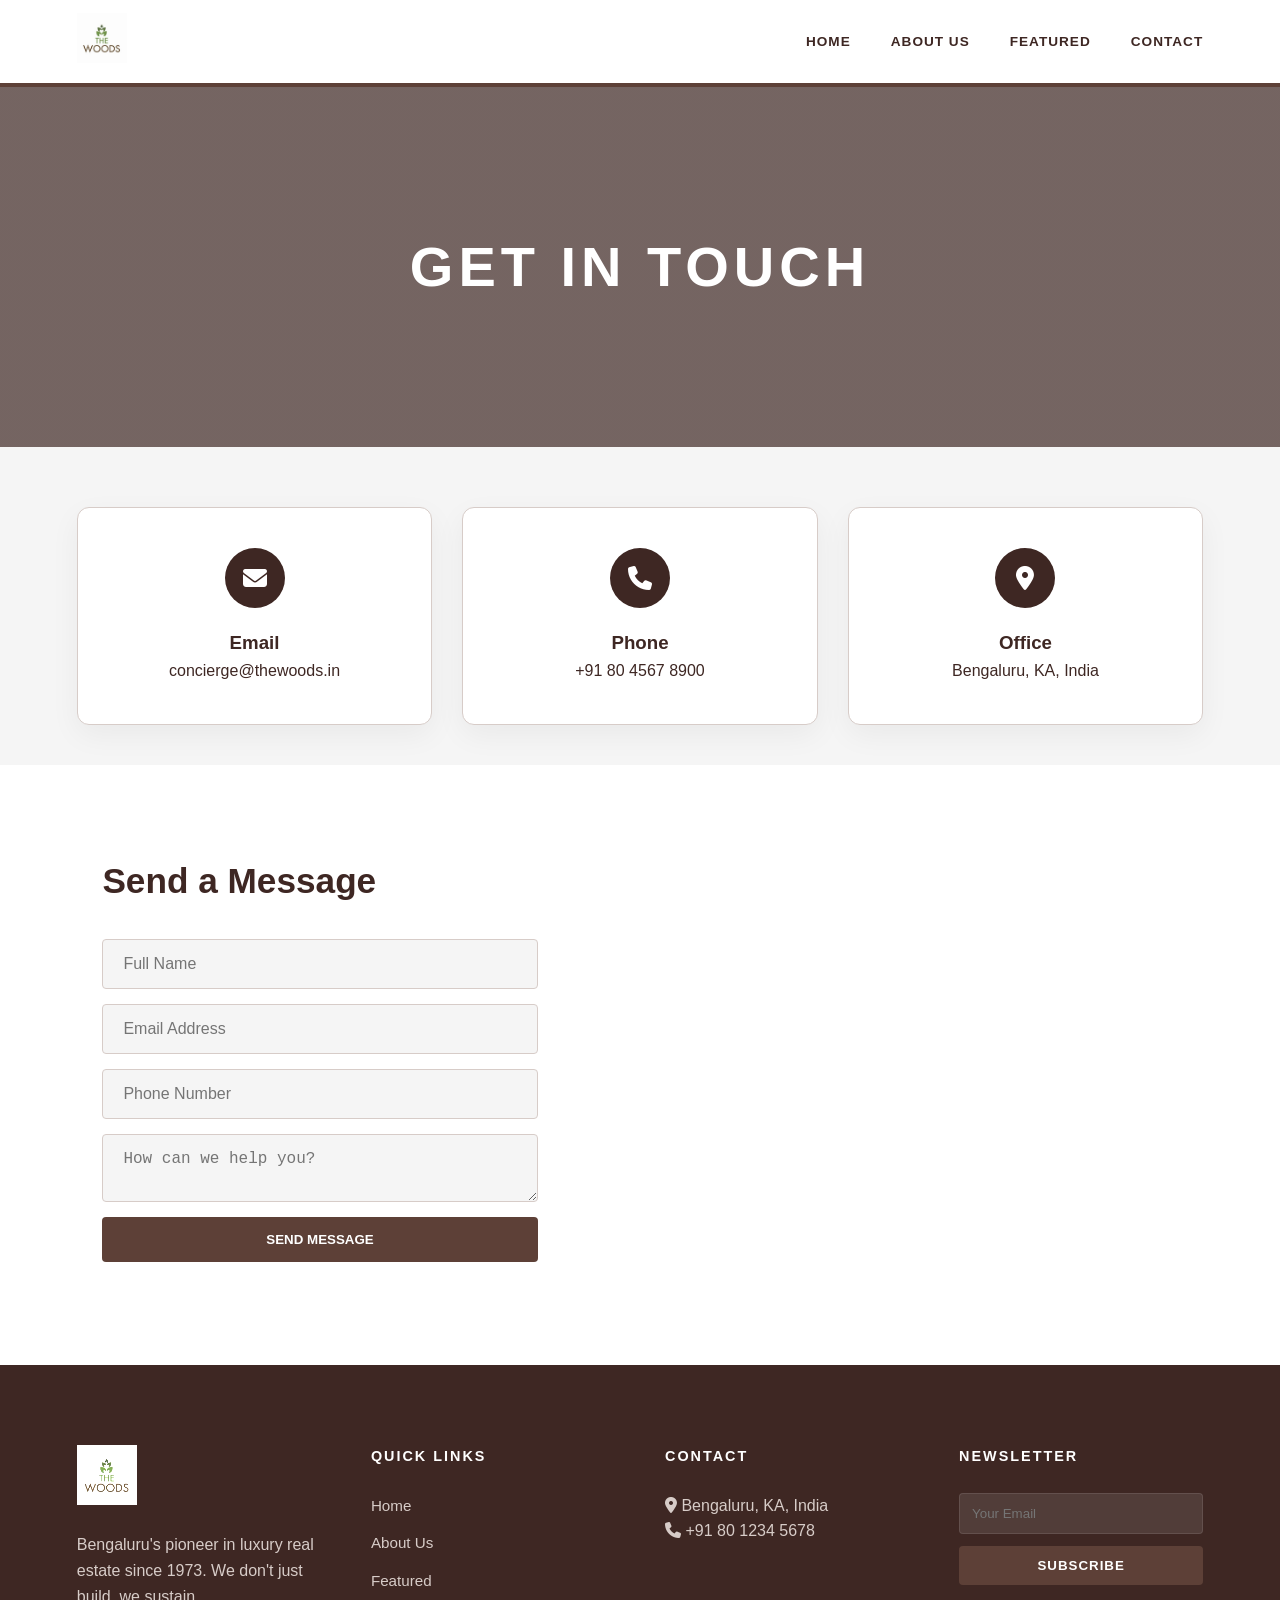
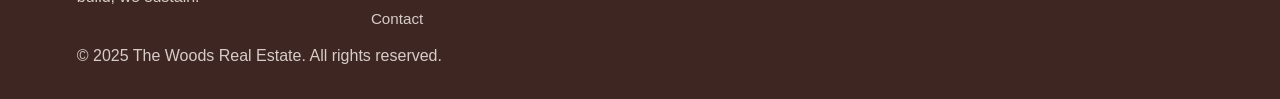
<file: The Woods/contact us.html>
<!DOCTYPE html>
<html lang="en">
<head>
  <meta charset="UTF-8">
  <meta name="viewport" content="width=device-width, initial-scale=1.0">
  <title>Contact Us | The Woods Bengaluru</title>
  <link rel="stylesheet" href="https://cdnjs.cloudflare.com/ajax/libs/font-awesome/6.5.0/css/all.min.css">
  <style>
    :root {
      --primary-brown: #5D4037;
      --deep-espresso: #3E2723;
      --accent-tan: #D7CCC8;
      --soft-cream: #F5F5F5;
      --white: #FFFFFF;
      --transition: all 0.4s cubic-bezier(0.165, 0.84, 0.44, 1);
    }

    * { margin: 0; padding: 0; box-sizing: border-box; }

    body { 
      font-family: 'Segoe UI', Roboto, sans-serif; 
      background-color: var(--soft-cream); 
      color: var(--deep-espresso); 
      line-height: 1.6;
    }

    /* Navigation */
    .nav-container {
      display: flex;
      justify-content: space-between;
      align-items: center;
      padding: 0.8rem 6%;
      background-color: var(--white);
      position: sticky;
      top: 0;
      z-index: 1000;
      border-bottom: 4px solid var(--primary-brown);
    }
    .logo img { height: 50px; }
    .menu-btn { display: none; font-size: 1.5rem; cursor: pointer; }
    .nav-menu { display: flex; gap: 2.5rem; }
    .nav-menu a {
      text-decoration: none;
      color: var(--deep-espresso);
      font-weight: 600;
      text-transform: uppercase;
      font-size: 0.85rem;
      letter-spacing: 1px;
    }

    /* Hero Section */
    .hero-small { 
      height: 40vh; 
      background: linear-gradient(rgba(62, 39, 35, 0.7), rgba(62, 39, 35, 0.7)), url('https://images.unsplash.com/photo-1497366216548-37526070297c?auto=format&fit=crop&w=1920&q=80') center/cover;
      display: flex; align-items: center; justify-content: center; color: var(--white); text-align: center;
    }
    .hero-small h1 { font-size: clamp(2.2rem, 8vw, 3.5rem); text-transform: uppercase; letter-spacing: 5px; }

    /* Info Cards */
    .contact-info-section { padding: 60px 6% 40px; }
    .info-grid {
      display: grid;
      grid-template-columns: repeat(auto-fit, minmax(280px, 1fr));
      gap: 30px;
      max-width: 1200px;
      margin: 0 auto;
    }
    .info-card {
      background: var(--white);
      padding: 40px 30px;
      border-radius: 12px;
      text-align: center;
      box-shadow: 0 10px 30px rgba(0,0,0,0.05);
      border: 1px solid var(--accent-tan);
      transition: var(--transition);
    }
    .info-card:hover { transform: translateY(-10px); border-color: var(--primary-brown); }
    .icon-box {
      width: 60px; height: 60px;
      background: var(--deep-espresso);
      color: var(--white);
      border-radius: 50%;
      display: flex; align-items: center; justify-content: center;
      margin: 0 auto 20px; font-size: 24px;
      transition: var(--transition);
    }
    .info-card:hover .icon-box { transform: scale(1.1) rotate(10deg); background: var(--primary-brown); }

    /* Dual Section */
    .dual-section { display: flex; width: 100%; min-height: 600px; background: var(--white); }
    .form-box { width: 50%; padding: 60px 8%; display: flex; flex-direction: column; justify-content: center; }
    .form-box h2 { font-size: 2.2rem; margin-bottom: 30px; }
    .contact-form { display: flex; flex-direction: column; gap: 15px; }
    .contact-form input, .contact-form textarea {
      padding: 15px 20px; border: 1px solid var(--accent-tan); border-radius: 4px;
      background: var(--soft-cream); font-size: 1rem; outline: none; transition: 0.3s;
    }
    .submit-btn {
      background: var(--primary-brown); color: white; padding: 15px 45px; border-radius: 4px;
      border: none; font-weight: 700; text-transform: uppercase; cursor: pointer; transition: 0.3s;
    }
    .submit-btn:hover { background: var(--deep-espresso); transform: translateY(-3px); }
    .side-image { width: 50%; background: url('https://images.unsplash.com/photo-1600585154340-be6161a56a0c?auto=format&fit=crop&w=1200') center/cover; }

    /* FOOTER */
    .site-footer {
      background: var(--deep-espresso);
      color: var(--accent-tan);
      padding: 80px 6% 30px;
    }
    .footer-grid {
      display: grid;
      grid-template-columns: repeat(auto-fit, minmax(200px, 1fr));
      gap: 50px;
      max-width: 1200px;
      margin: 0 auto;
    }
    .footer-col h3 { 
      color: var(--white); 
      margin-bottom: 25px; 
      text-transform: uppercase; 
      font-size: 0.9rem; 
      letter-spacing: 2px; 
    }
    .footer-brand .footer-logo { 
      height: 60px; 
      margin-bottom: 20px; 
      filter: brightness(1.2); 
    }
    
    .footer-links { list-style: none; }
    .footer-links li { margin-bottom: 12px; }
    .footer-links a { text-decoration: none; color: var(--accent-tan); font-size: 0.95rem; transition: 0.3s; }
    .footer-links a:hover { color: var(--white); padding-left: 8px; }

    .newsletter-form { display: flex; flex-direction: column; gap: 12px; }
    .newsletter-form input {
      padding: 12px; background: rgba(255,255,255,0.1); border: 1px solid rgba(255,255,255,0.1);
      border-radius: 4px; color: white; outline: none;
    }
    
    .n-btn {
      background: var(--primary-brown); 
      color: var(--white); 
      padding: 12px;
      border: none; 
      border-radius: 4px;
      font-weight: 700; 
      text-transform: uppercase; 
      cursor: pointer; 
      letter-spacing: 1px;
      transition: 0.3s;
    }
    .n-btn:hover { background: #4e342e; transform: translateY(-2px); }

    @media (max-width: 768px) {
      .menu-btn { display: block; }
      .nav-menu {
        display: none; position: absolute; top: 100%; left: 0; width: 100%;
        background: var(--white); flex-direction: column; padding: 30px; border-bottom: 2px solid var(--primary-brown);
      }
      .nav-menu.active { display: flex; }
      .dual-section { flex-direction: column; }
      .form-box, .side-image { width: 100% !important; }
      .side-image { height: 300px; order: -1; }
      .footer-grid { text-align: center; }
    }
  </style>
</head>
<body>

<header class="nav-container">
  <div class="logo"><img src="lo.jpg" alt="The Woods Logo"></div>
  <div class="menu-btn" onclick="toggleMenu()"><i class="fa-solid fa-bars"></i></div>
  <nav class="nav-menu" id="navMenu">
    <a href="index.html">Home</a>
    <a href="About us.html">About Us</a>
    <a href="Featured.html">Featured</a>
    <a href="contact us.html">Contact</a>
  </nav>
</header>

<section class="hero-small">
  <h1>Get In Touch</h1>
</section>

<section class="contact-info-section">
  <div class="info-grid">
    <div class="info-card">
      <div class="icon-box"><i class="fa-solid fa-envelope"></i></div>
      <h3>Email</h3><p>concierge@thewoods.in</p>
    </div>
    <div class="info-card">
      <div class="icon-box"><i class="fa-solid fa-phone"></i></div>
      <h3>Phone</h3><p>+91 80 4567 8900</p>
    </div>
    <div class="info-card">
      <div class="icon-box"><i class="fa-solid fa-location-dot"></i></div>
      <h3>Office</h3><p>Bengaluru, KA, India</p>
    </div>
  </div>
</section>

<section class="dual-section">
  <div class="form-box">
    <h2>Send a Message</h2>
    <form class="contact-form" name="submit-to-google-sheet">
      <input type="text" name="name" placeholder="Full Name" required>
      <input type="email" name="email" placeholder="Email Address" required>
      <input type="tel" name="phone" placeholder="Phone Number" required>
      <textarea name="message" placeholder="How can we help you?"></textarea>
      <button type="submit" id="submit-btn" class="submit-btn">Send Message</button>
    </form>
    <div id="msg" style="margin-top:15px; font-weight: 600;"></div>
  </div>
  <div class="side-image"></div>
</section>

<footer class="site-footer">
  <div class="footer-grid">
    <div class="footer-col footer-brand">
      <img src="lo.jpg" alt="The Woods Logo" class="footer-logo">
      <p>Bengaluru's pioneer in luxury real estate since 1973. We don't just build, we sustain.</p>
    </div>

    <div class="footer-col">
      <h3>Quick Links</h3>
      <ul class="footer-links">
        <li><a href="index.html">Home</a></li>
        <li><a href="About us.html">About Us</a></li>
        <li><a href="Featured.html">Featured</a></li>
        <li><a href="contact us.html">Contact</a></li>
      </ul>
    </div>

    <div class="footer-col footer-contact">
      <h3>Contact</h3>
      <p><i class="fa-solid fa-location-dot"></i> Bengaluru, KA, India</p>
      <p><i class="fa-solid fa-phone"></i> +91 80 1234 5678</p>
    </div>

    <div class="footer-col">
      <h3>Newsletter</h3>
      <form class="newsletter-form" name="newsletter-form">
        <input type="email" name="email" placeholder="Your Email" required>
        <button type="submit" class="n-btn">SUBSCRIBE</button>
      </form>
      <div id="newsletter-msg" style="margin-top: 10px; font-size: 0.85rem; font-weight: 600;"></div>
    </div>
  </div>

  <div class="footer-bottom">
    &copy; 2025 The Woods Real Estate. All rights reserved.
  </div>
</footer>

<script>
  function toggleMenu() { document.getElementById("navMenu").classList.toggle("active"); }

  // 1. MAIN CONTACT FORM SCRIPT (Kept as requested)
  const contactScriptURL = 'https://script.google.com/macros/s/AKfycbwwYg_yrawVQMgArw3m1KsJAN_m9mWfYzR2lAMOevAOcYwDxBpeI-i6nmOBysnSqhgj/exec';
  const contactForm = document.forms['submit-to-google-sheet'];
  const contactMsg = document.getElementById("msg");

  contactForm.addEventListener('submit', e => {
    e.preventDefault();
    document.getElementById("submit-btn").innerText = "SENDING...";
    fetch(contactScriptURL, { method: 'POST', body: new FormData(contactForm)})
      .then(response => {
        contactMsg.innerHTML = "Success! We'll get back to you soon.";
        contactMsg.style.color = "#2e7d32";
        document.getElementById("submit-btn").innerText = "SEND MESSAGE";
        contactForm.reset();
        setTimeout(() => { contactMsg.innerHTML = ""; }, 5000);
      })
      .catch(error => {
        contactMsg.innerHTML = "Error! Please try again.";
        contactMsg.style.color = "red";
      });
  });

  // 2. NEWSLETTER FORM SCRIPT (Updated to new Script URL)
  const newsScriptURL = 'https://script.google.com/macros/s/AKfycbyQmHd2D4EQqHLK6EmtNcgpvGiX3oyGjZwg2vb8ppm2MbkLggUnkwwPH5YGpyb6Fm9Grw/exec';
  const newsForm = document.forms['newsletter-form'];
  const newsMsg = document.getElementById("newsletter-msg");

  newsForm.addEventListener('submit', e => {
    e.preventDefault();
    const btn = newsForm.querySelector('.n-btn');
    btn.innerText = "SAVING...";
    
    fetch(newsScriptURL, { method: 'POST', body: new FormData(newsForm)})
      .then(response => {
        newsMsg.innerHTML = "Success! You're subscribed.";
        newsMsg.style.color = "#D7CCC8";
        btn.innerText = "SUBSCRIBE";
        newsForm.reset();
        setTimeout(() => { newsMsg.innerHTML = ""; }, 5000);
      })
      .catch(error => {
        newsMsg.innerHTML = "Error! Try again.";
        newsMsg.style.color = "#ff8a80";
        btn.innerText = "SUBSCRIBE";
      });
  });
</script>

</body>
</html>
</file>
<file: Ecommerce website/style.css>
@import url("https://fonts.googleapis.com/css2?family=Spartan:wght@100;200;300;400;500;600;700;800;900&display=swap");
* {
  margin: 0;
  padding: 0;
  box-sizing: border-box;
  font-family: "Spartan", sans-serif;
}

html {
  scroll-behavior: smooth;
}

a {
  text-decoration: none;
  color: inherit;
}

h1 {
  font-size: 50px;
  line-height: 64px;
  color: #222;
}

h2 {
  font-size: 46px;
  line-height: 54px;
  color: #222;
}

h4 {
  font-size: 20px;
  color: #222;
}
h6 {
  font-weight: 700;
  font-size: 12px;
}
p {
  font-size: 16px;
  color: #465b52;
  margin: 15px 0 20px 0;
}
.section-p1 {
  padding: 40px 80px;
}

.section-m1 {
  margin: 40px 0;
}

body {
  width: 100%;
}
button.white{
  font-size:13px;
  font-weight: 600;
  padding: 11px 18px;
  color:#fff;
  background-color:transparent;
  cursor: pointer;
  border:1px solid #fff;
  outline:none;
  transition:0.2s;
}
#header{
    display: flex;
    align-items: center;
    justify-content: space-between;
    padding: 20px 80px;
    box-shadow: 0 5px 15px rgba(0, 0, 0, 0.6);
    background: #E3E6F3;
    position: sticky;
    top:0;
    z-index: 100;
    left:0;
}
#navbar{
    display: flex;
    align-items: center;
    justify-content: center;
    
}
#navbar a {
  text-decoration: none;
  color: #000;
}

#navbar li{
    margin: 0 15px;
    list-style: none;
    padding:0 20px;
    position: relative;
}
#navbar li a{
    text-decoration: none;
    color: #000;
    font-weight: 600;
    font-size: 16px;
    transition: 0.3s ease;
}
#navbar li a:hover,#navbar li a.active{
    color:#088178;
}
#navbar li a.active::after{
    content:"";
    width: 30%;
    height: 2px;
    background: #088178;
    position:absolute;
    bottom: -4px;
    left: 20px;
}
#hero{
    background: url(bg.jpg) no-repeat center;
    background-size: cover;
    height: 90vh;
    display: flex;
    flex-direction: column;
    justify-content: center;
    align-items: flex-start;
    text-align: center;
    color: #fff;
    width: 100%;
    background-position: top 25% right 0;
    padding: 0 80px;
    flex-direction: column;
}
#hero h4{
    padding-bottom: 15px;
}
#hero h1{
    color: #088178;
}
#hero button{
    background-image:url("button.png");
    background-color:transparent;
    color: #088178;
    border:0;
    padding: 14px 80px 14px 80px;
    background-repeat: no-repeat;
    cursor: pointer;
    font-weight: 700;
    font-size: 15px;
}
#features .fe-box{
    width: 180px;
    text-align: center;
    padding: 25px 15px;
    box-shadow:20px 20px 34px rgba(0, 0, 0, 0.1);
    border: 1px solid #cce7e4;
    border-radius: 4px;
    margin: 15px 0;

}
#features .fe-box:hover{
     box-shadow:10px 10px 54px rgba(70, 62, 221, 0.1);
}
#features .fe-box h6{
    display: inline-block;
    padding: 9px 8px 6px 8px;
    line-height: 1;
    border-radius:4px;
    color: #088178;
    background-color: #fddde4;
}
#features .fe-box img{
    width:100%;
    margin-bottom: 10px;

}
#features{
    display: flex;
    align-items: center;
    justify-content: space-between;
    flex-wrap: wrap;
}
#features .fe-box:nth-child(1) h6 {
  background-color: #fddde4;
}

#features .fe-box:nth-child(2) h6 {
  background-color: #cdebbc;
}

#features .fe-box:nth-child(3) h6 {
  background-color: #d1e8f2;
}

#features .fe-box:nth-child(4) h6 {
  background-color: #cdd4f8;
}

#features .fe-box:nth-child(5) h6 {
  background-color: #f6dbf6;
}
#features .fe-box:nth-child(6) h6 {
  background-color: #fff2e5;
}
#product1{
  text-align: center;
}
#product1 .pro-container{
  display:flex;
  justify-content:space-between;
  padding-top:20px;
  flex-wrap: wrap;
}
#product1 .pro{
  width: 23%;
  min-width: 250px;
  padding: 10px 12px;
  border: 1px solid #cce7d0;
  border-radius: 25px;
  box-shadow: 20px 20px 30px rgba(0, 0, 0, 0.02);
  cursor: pointer;
  margin: 15px 0;
  transition: box-shadow 0.3s ease;
  position: relative;
}
#product1 .pro:hover{
  box-shadow: 20px 20px 30px rgba(0, 0, 0, 0.6);
}

#product1 .pro img{
  width: 100%;
  border-radius: 20px;
}

#product1 .pro .des{
  text-align: start;
  padding: 10px 0;
}

#product1 .pro .des span{
  color: #606063;
  font-size: 15px;
}

#product1 .pro .des h5{
  padding-top: 7px;
  color: #1a1a1a;
  font-size: 14px;
}

#product1 .pro .des i{
  font-size: 12px;
  color: rgb(243, 181, 25);
}
#product1 .pro .des h4{
  padding-top: 7px;
  font-size: 15px;
  font-weight: 700;
  color:#088178;
}
#product1 .pro .cart {
  position: absolute;
  bottom: 20px;
  right: 10px;
  text-align: center;
  color: #088178;
  bottom: 20px;
  right:10px;
  
}
#banner{
  display: flex;
  flex-direction: column;
  justify-content: center;
  align-items: center;
  background-image:url(banner/b2.jpg);
  width:100%;
  height:40vh;
  background-size:cover;
  background-position:center;
}
#banner h4{
  color:#fff;
  font-size:30px;
  padding: 10px 0;
}
#banner h2{
  color:#fff;
  font-size:30px;
  padding: 10px 0;
}
#banner h2 span{
  color:red;
}

button.normal{
  font-size:14px;
  font-weight: 600;
  padding: 15px 30px;
  color: #000;
  background-color: #fff;
  border-radius:4px;
  cursor: pointer;
  border:none;
  outline:none;
  transition:0.2s;
  border-radius: 10%;
}

#banner button:hover{
  background-color: #088178;
  color:#fff;
}

#sm-banner{
  display: flex;
  justify-content: space-between;
  flex-wrap: wrap;
}

#sm-banner .banner-box{
  display: flex;
  flex-direction: column;
  justify-content: center;
  align-items:flex-start;
  background-image:url(banner/b17.jpg);
  min-width:580px;
  height:50vh;
  background-size:cover;
  background-position:center;
  padding: 30px;
  border-radius:15%;
}
#sm-banner .banner-box2{
  background-image:url(banner/b10.jpg);
}
#sm-banner .banner-box:hover button{
  background-color:#088178;
  border:1px solid #088178;
  color:#fff;
}
#sm-banner h4{
  color: #fff;
  font-size:20px;
  font-weight: 300;
}
#sm-banner h2{
  color: #fff;
  font-size:28px;
  font-weight: 800;
}
#sm-banner span{
  color: #fff;
  font-size:14px;
  font-weight: 500;
  padding-bottom: 15px;
}
#banner3 .banner-box{
  display: flex;
  flex-direction: column;
  justify-content: center;
  align-items:flex-start;
  background-image:url(banner/b7.jpg);
  min-width:30%;
  height:30vh;
  background-size:cover;
  background-position:center;
  padding: 20px;
  margin-bottom:20px;
}
#banner3 .banner-box2{
  background-image: url(banner/b4.jpg);
}

#banner3 .banner-box3{
  background-image: url(banner/b18.jpg);
}

#banner3{
  display: flex;
  justify-content: space-between;
  flex-wrap: wrap;
  padding: 0 80px;
}

#banner3 h2{
  color:#fff;
  font-weight: 900;
  font-size: 22px;
}

#banner3 h3{
  color:#ec544e;
  font-weight: 800;
  font-size: 15px;
}
#newsletter{
  display: flex;
  justify-content: space-between;
  flex-wrap: wrap;
  align-items: center;
  background-image: url("banner/b14.png");
  background-repeat: no-repeat;
  background-position: center;
  background-size: cover;
  padding: 40px 80px;
  background-color: #041e42;
}

#newsletter h4{
  color: #fff;
  font-size: 22px;
  font-weight: 700;
}

#newsletter p{
  color: #818ea0;
}

#newsletter p span{
  color: #ffbd27;
}

#newsletter .form{
  display: flex;
  width: 40%;
}
#newsletter input{
  height: 3.125rem;
  padding: 0 1.25em;
  width: 100%;
  border: 1px solid transparent;
  outline: none;
}

#newsletter button{
  background-color: #088178;
  color: #fff;
  white-space: nowrap;
  padding: 0 20px;
  border: none;
  cursor: pointer;
}
.icon i{
    font-size: 20px;
    margin-right: 12px;
    cursor: pointer;
    color: #333;
}
.icon i:hover{
    color: #088178; 
    transform: translateY(-4px) scale(1.1);
}
.col a{
    display: block;
    color: #555;
    font-size: 14px;
    margin-bottom: 8px;
    text-decoration: none;
    transition: color 0.3s ease, transform 0.3s ease;
}

.col a:hover{
    color: #088178;
    transform: translateX(6px);
}
.col a{
    display: block;
    color: #555;
    font-size: 14px;
    margin-bottom: 8px;
    text-decoration: none;
    transition: color 0.3s ease, transform 0.3s ease;
}
.col a:hover{
    color: #088178;
    transform: translateX(6px);
}
footer{
  display: flex;
  flex-wrap: wrap;
  justify-content: space-between;
}
footer .col{
  display: flex;
  flex-direction: column;
  align-items: flex-start;
  margin-bottom: 20px;
}
footer h4{
  font-size: 16px;
  margin-bottom: 15px;
}
footer p{
  font-size: 14px;
  margin: 0 0 8px 0;
  color: #555;
}
footer a{
  font-size: 14px;
  color: #555;
  text-decoration: none;
  margin-bottom: 8px;
  transition: color 0.3s ease, transform 0.3s ease;
}
footer a:hover{
  color: #088178;
  transform: translateX(6px);
}

footer .icon i{
  font-size: 20px;
  margin-right: 12px;
  cursor: pointer;
  transition: color 0.3s ease, transform 0.3s ease;
}

footer .icon i:hover{
  color: #088178;
  transform: translateY(-4px);
}
.copyright{
  width: 100%;
  text-align: center;
  margin-top: 20px;
  color: #555;
}

#mobile {
  display: none;
}
@media (max-width: 768px) {

  #header {
    padding: 15px 20px;
    flex-direction: row;
    align-items: center;
  }

  #mobile {
    display: block;
    font-size: 24px;
    cursor: pointer;
  }

  #navbar {
    position: fixed;
    top: 0;
    right: -100%;
    height: 100vh;
    width: 260px;
    background: #E3E6F3;
    flex-direction: column;
    align-items: flex-start;
    padding: 80px 20px;
    transition: 0.4s ease;
    box-shadow: -10px 0 30px rgba(0,0,0,0.2);
  }

  #navbar.active {
    right: 0;
  }

  #navbar li {
    padding: 10px 0;
  }

  #hero {
    height: auto;
    padding: 60px 20px;
    align-items: center;
    text-align: center;
  }

  #hero h1 {
    font-size: 28px;
    line-height: 36px;
  }

  #hero h2 {
    font-size: 22px;
  }

  #hero p {
    font-size: 14px;
  }

  #features {
    justify-content: center;
  }

  #features .fe-box {
    width: 100%;
    margin-bottom: 15px;
  }

  #product1 .pro-container {
    justify-content: center;
  }

  #product1 .pro {
    width: 100%;
  }

  #banner {
    height: auto;
    padding: 40px 20px;
    text-align: center;
  }

  #banner h2 {
    font-size: 20px;
  }

  #sm-banner {
    flex-direction: column;
  }

  #sm-banner .banner-box {
    min-width: 100%;
    height: 40vh;
    margin-bottom: 20px;
    border-radius: 20px;
  }

  #banner3 {
    padding: 0 20px;
    flex-direction: column;
  }

  #banner3 .banner-box {
    width: 100%;
  }

  #newsletter {
    padding: 40px 20px;
    flex-direction: column;
    text-align: center;
  }

  #newsletter .form {
    width: 100%;
    flex-direction: column;
  }

  #newsletter input {
    margin-bottom: 10px;
    width: 100%;
  }

  #newsletter button {
    width: 100%;
  }

  footer {
    padding: 40px 20px;
    flex-direction: column;
  }

  footer .col {
    width: 100%;
  }

  .copyright {
    text-align: center;
  }
}
</file>
